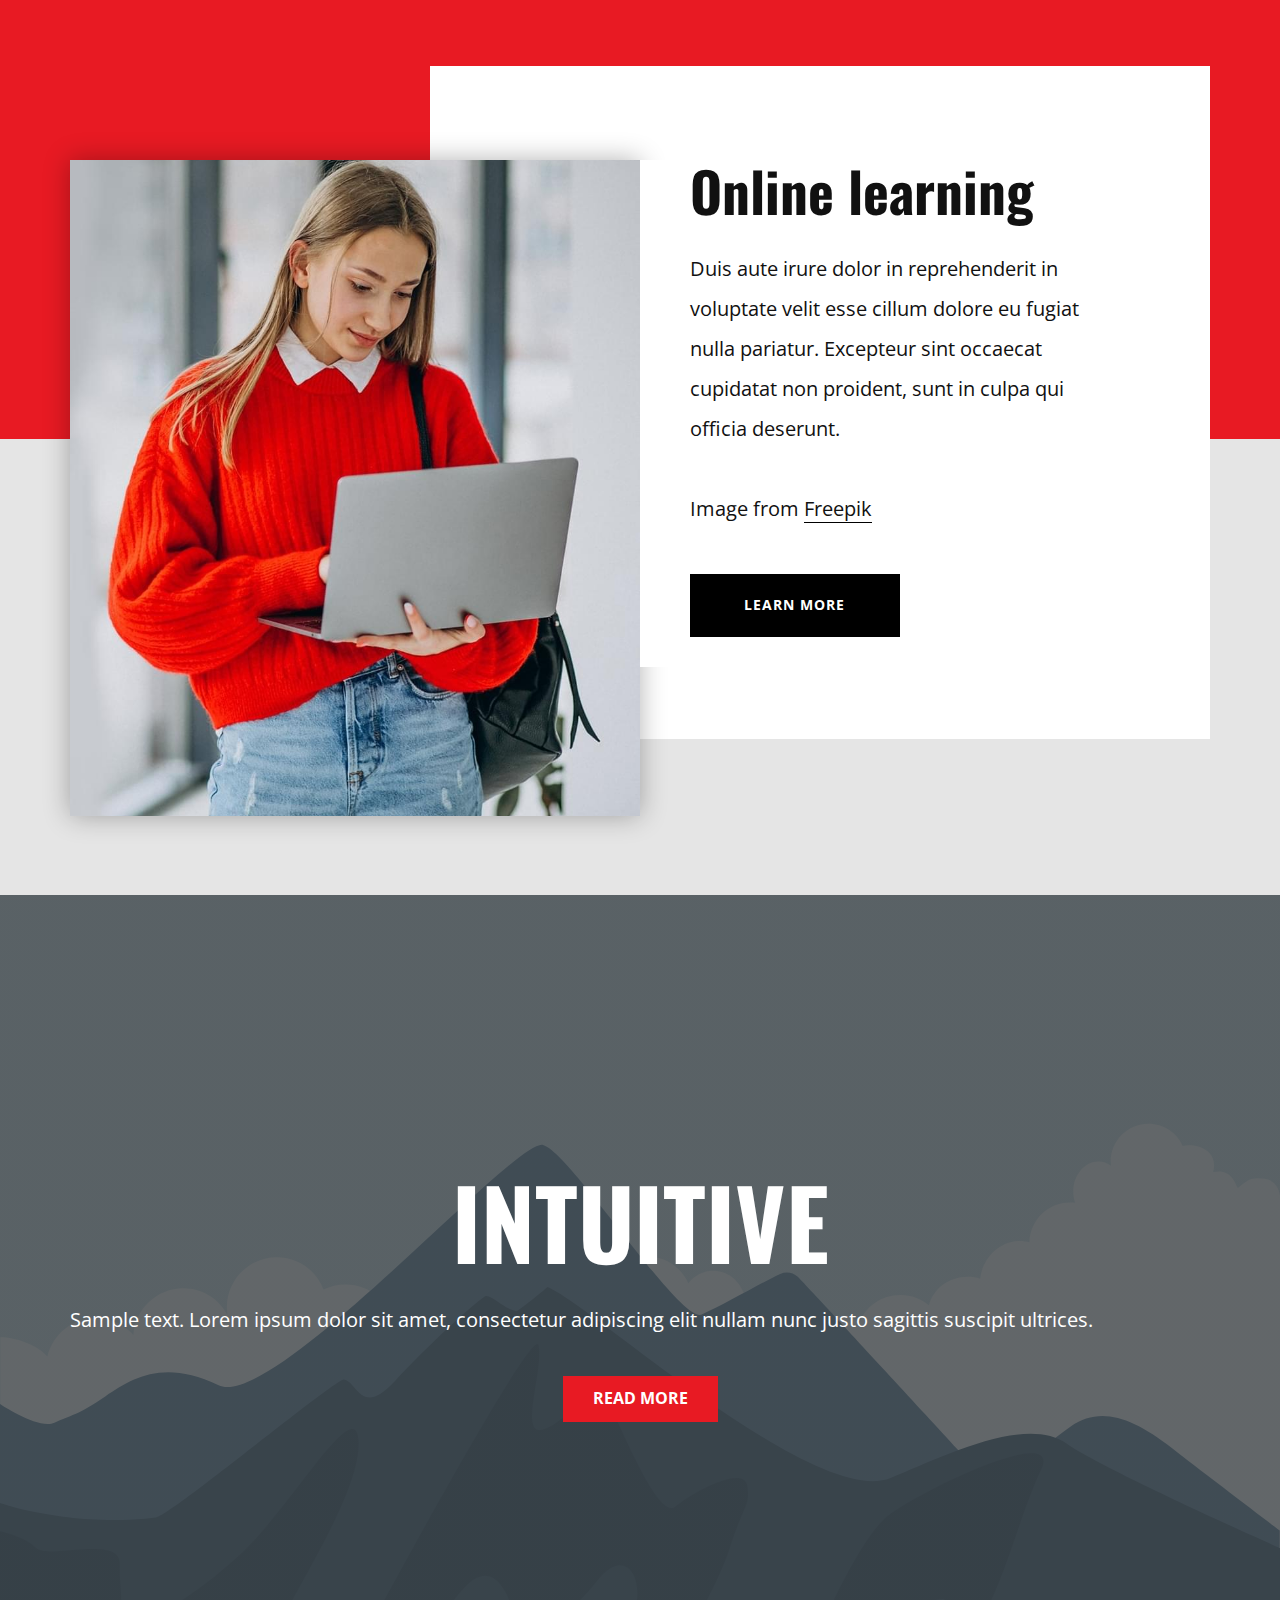
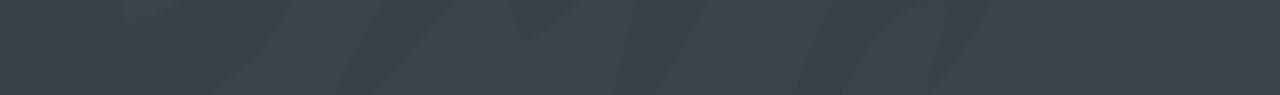
<file: 4/index.html>
<!DOCTYPE html>
<html style="font-size: 16px;" lang="en">
<head>
  <meta name="viewport" content="width=device-width, initial-scale=1.0">
  <meta charset="utf-8">
  <meta name="keywords" content="​Online learning">
  <meta name="description" content="">
  <title>Contact 1</title>
  <link rel="stylesheet" href="nicepage.css" media="screen">
  <link rel="stylesheet" href="index.css" media="screen">
  <script class="u-script" type="text/javascript" src="jquery-1.9.1.min.js" defer=""></script>
  <script class="u-script" type="text/javascript" src="nicepage.js" defer=""></script>
  <meta name="generator" content="Nicepage 6.16.8, nicepage.com">
  <link id="u-theme-google-font" rel="stylesheet"
    href="https://fonts.googleapis.com/css?family=Oswald:200,300,400,500,600,700|Open+Sans:300,300i,400,400i,500,500i,600,600i,700,700i,800,800i">
  <script type="application/ld+json">{
		"@context": "http://schema.org",
		"@type": "Organization",
		"name": ""
}</script>
  <meta name="theme-color" content="#478ac9">
  <meta property="og:title" content="Contact 1">
  <meta property="og:type" content="website">
  <meta data-intl-tel-input-cdn-path="intlTelInput/">
</head>

<body data-home-page="https://website6327229.nicepage.io/Contact-1.html?version=a3b698e1-52f4-bba3-a577-b1017c26c5f9"
  data-home-page-title="Contact 1" data-path-to-root="./" data-include-products="false" class="u-body u-xl-mode"
  data-lang="en">
  <section class="u-clearfix u-grey-10 u-section-2" id="sec-ac08">
    <div class="u-expanded-width u-palette-2-base u-shape u-shape-rectangle u-shape-1"></div>
    <div class="u-shape u-shape-rectangle u-white u-shape-2"></div>
    <img class="u-image u-image-1" src="images/rrr-min.jpg" data-image-width="871" data-image-height="1080">
    <div class="u-container-style u-group u-shape-rectangle u-white u-group-1">
      <div class="u-container-layout u-container-layout-1">
        <h2 class="u-text u-text-1"> Online learning</h2>
        <p class="u-text u-text-2">Duis aute irure dolor in reprehenderit in voluptate velit esse cillum dolore eu
          fugiat nulla pariatur. Excepteur sint occaecat cupidatat non proident, sunt in culpa qui officia deserunt.<br>
          <br>Image from <a href="https://www.freepik.com/photos/school"
            class="u-border-1 u-border-black u-border-no-left u-border-no-right u-border-no-top u-btn u-button-link u-button-style u-none u-text-active-palette-2-base u-text-body-color u-text-hover-palette-2-base u-btn-1"
            target="_blank">Freepik</a>
        </p>
        <a href="#"
          class="u-active-palette-5-dark-2 u-align-left u-black u-btn u-button-style u-hover-palette-5-dark-2 u-text-body-alt-color u-btn-2"
          data-animation-name="" data-animation-duration="0" data-animation-delay="0" data-animation-direction="">learn
          more</a>
      </div>
    </div>
  </section>
  <section class="u-align-center u-clearfix u-container-align-center u-image u-shading u-section-3" id="sec-bc5b">
    <div class="u-clearfix u-sheet u-valign-middle u-sheet-1">
      <h1 class="u-align-center u-text u-text-default u-title u-text-1">INTUITIVE</h1>
      <p class="u-align-center u-large-text u-text u-text-default u-text-variant u-text-2">Sample text. Lorem ipsum
        dolor sit amet, consectetur adipiscing elit nullam nunc justo sagittis suscipit ultrices.</p>
      <a href="#" class="u-align-center u-btn u-button-style u-palette-2-base u-btn-1">Read More</a>
    </div>
  </section>
</body>
</html>
</file>
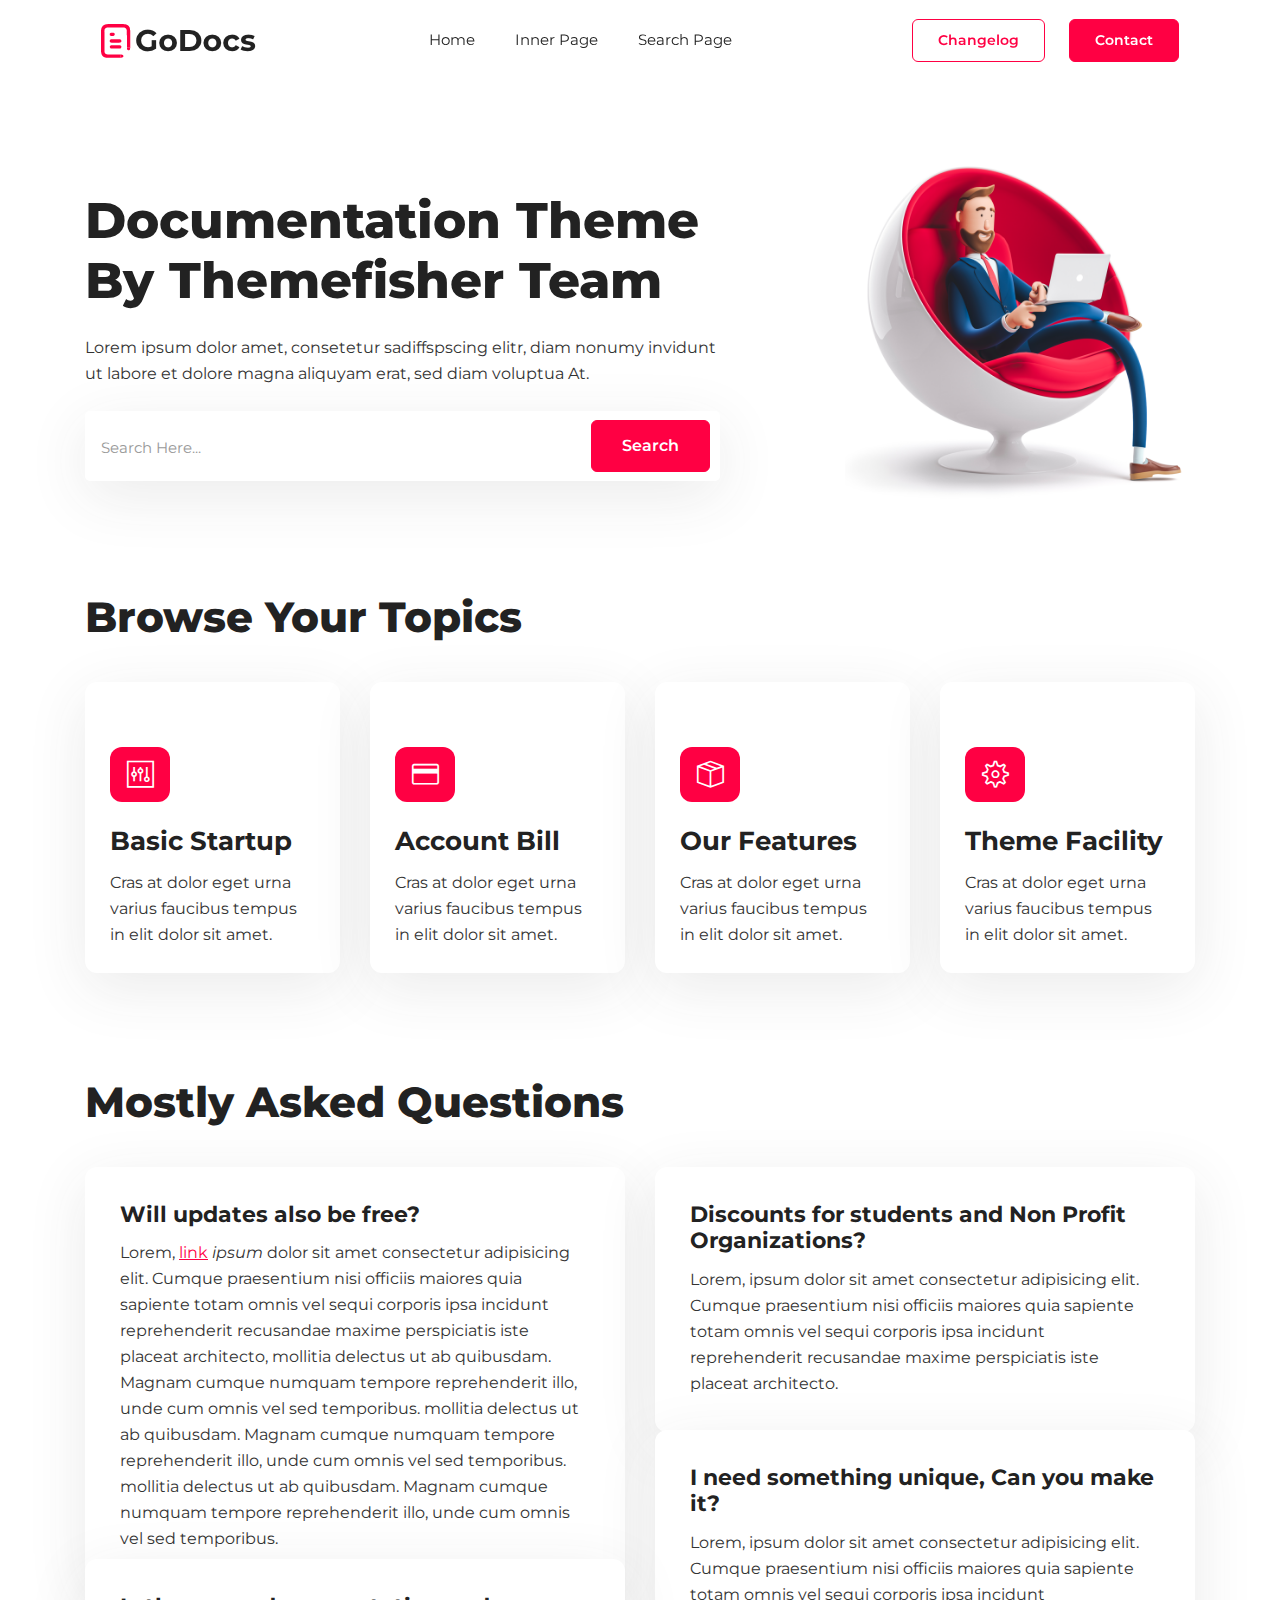
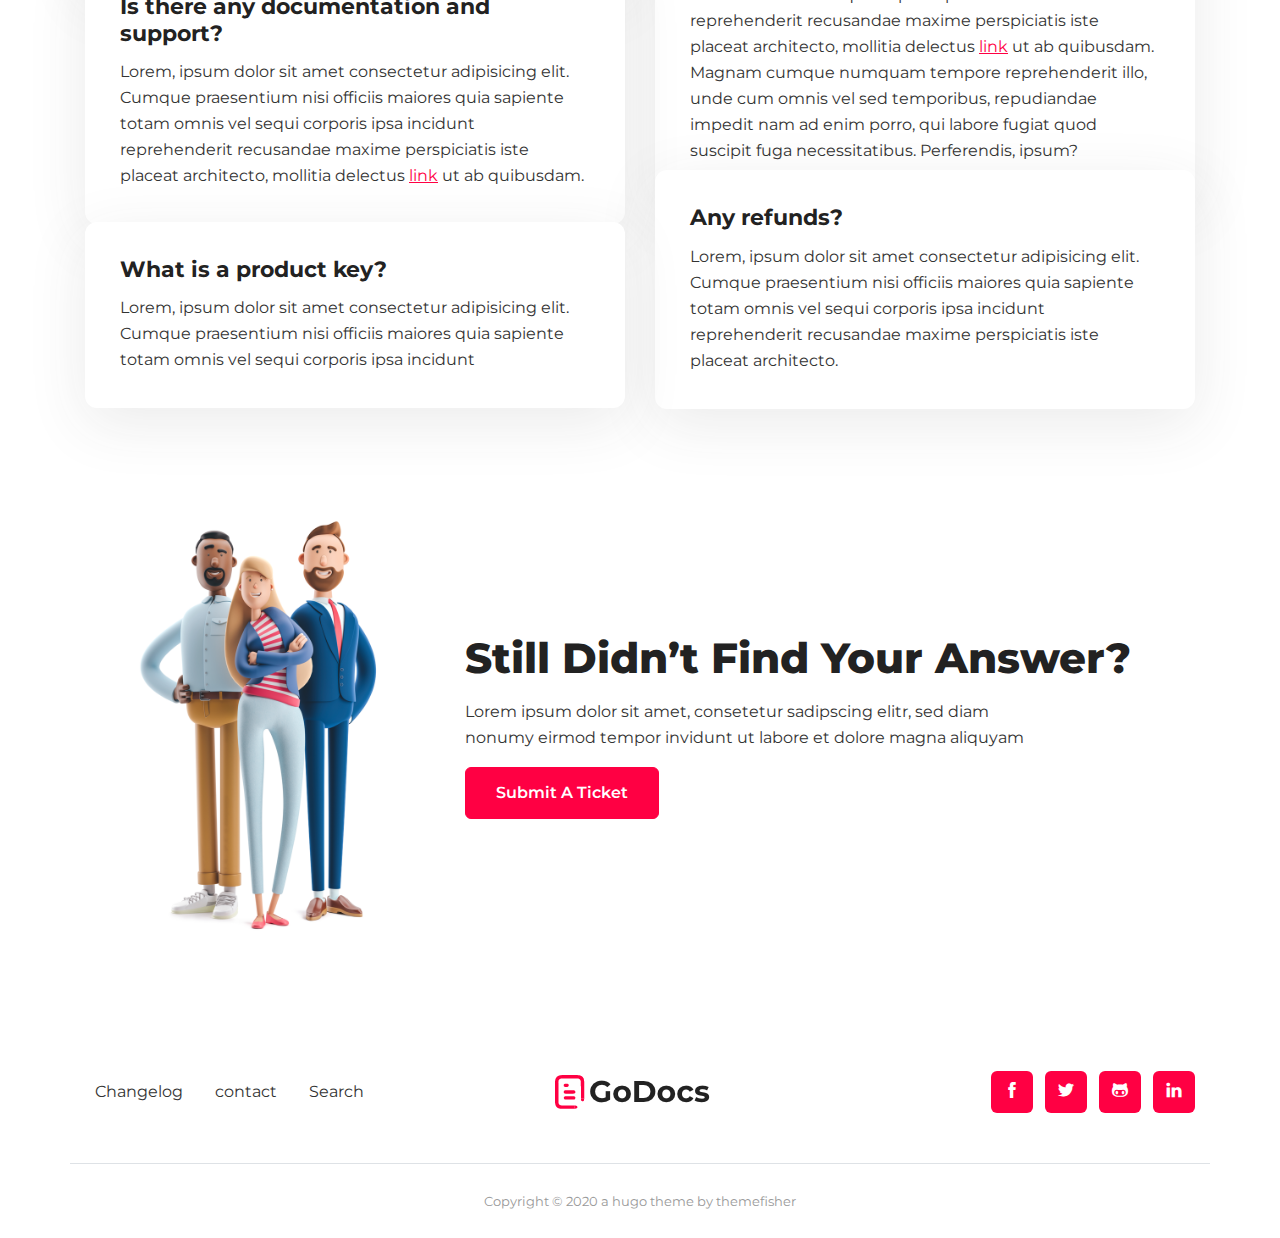
<file: 3 godocs-bootstrap-main/theme/index.html>
<!DOCTYPE html>

<!--
 // WEBSITE: https://themefisher.com
 // TWITTER: https://twitter.com/themefisher
 // FACEBOOK: https://www.facebook.com/themefisher
 // GITHUB: https://github.com/themefisher/
-->

<html lang="zxx">

<head>
  <meta charset="utf-8">
  <title>GoDocs documentation theme</title>

  <!-- mobile responsive meta -->
  <meta name="viewport" content="width=device-width, initial-scale=1, maximum-scale=1">
  
  <!-- theme meta -->
  <meta name="theme-name" content="godocs" />
  
  <!-- ** Plugins Needed for the Project ** -->
  <!-- plugins -->
  <link rel="stylesheet" href="plugins/bootstrap/bootstrap.min.css">
  <link rel="stylesheet" href="plugins/themify-icons/themify-icons.css">
  <!-- Main Stylesheet -->
  <link href="css/style.css" rel="stylesheet">
  
  <!--Favicon-->
  <link rel="shortcut icon" href="images/favicon.ico" type="image/x-icon">
  <link rel="icon" href="images/favicon.ico" type="image/x-icon">

</head>

<body>

<header class="sticky-top navigation">
  <div class=container>
    <nav class="navbar navbar-expand-lg navbar-light bg-transparent">
      <a class=navbar-brand href="index.html"><img class="img-fluid" src="images/logo.png" alt="godocs"></a>
      <button class="navbar-toggler border-0" type="button" data-toggle="collapse" data-target="#navigation">
        <i class="ti-align-right h4 text-dark"></i></button>
      <div class="collapse navbar-collapse text-center" id=navigation>
        <ul class="navbar-nav mx-auto align-items-center">
          <li class="nav-item"><a class="nav-link" href="index.html">Home</a></li>
          <li class="nav-item"><a class="nav-link" href="list.html">Inner Page</a></li>
          <li class="nav-item"><a class="nav-link" href="search.html">Search Page</a></li>
        </ul>
        <a href="changelog.html" class="btn btn-sm btn-outline-primary ml-lg-4">changelog</a>
        <a href="contact.html" class="btn btn-sm btn-primary ml-lg-4">contact</a>
      </div>
    </nav>
  </div>
</header>

<!-- banner -->
<section class="section pb-0">
  <div class="container">
    <div class="row justify-content-between align-items-center">
      <div class="col-lg-7 text-center text-lg-left">
        <h1 class="mb-4">Documentation Theme By Themefisher Team</h1>
        <p class="mb-4">Lorem ipsum dolor amet, consetetur sadiffspscing elitr, diam nonumy invidunt ut labore et dolore magna aliquyam erat, sed diam voluptua At.</p>
        <form class="search-wrapper" action="search.html">
          <input id="search-by" name="s" type="search" class="form-control form-control-lg"
            placeholder="Search Here...">
          <button type="submit" class="btn btn-primary">Search</button>
        </form>
      </div>
      <div class="col-lg-4 d-lg-block d-none">
        <img src="images/banner.jpg" alt="illustration" class="img-fluid">
      </div>
    </div>
  </div>
</section>
<!-- /banner -->

<!-- topics -->
<section class="section pb-0">
  <div class="container">
    <h2 class="section-title">Browse Your Topics</h2>
    <div class="row">
      <!-- topic -->
      <div class="col-lg-3 col-md-4 col-sm-6 mb-4">
        <div class="card match-height">
          <div class="card-body">
            <i class="card-icon ti-panel mb-4"></i>
            <h3 class="card-title h4">Basic Startup</h3>
            <p class="card-text">Cras at dolor eget urna varius faucibus tempus in elit dolor sit amet.</p>
            <a href="list.html" class="stretched-link"></a>
          </div>
        </div>
      </div>
      <!-- topic -->
      <div class="col-lg-3 col-md-4 col-sm-6 mb-4">
        <div class="card match-height">
          <div class="card-body">
            <i class="card-icon ti-credit-card mb-4"></i>
            <h3 class="card-title h4">Account Bill</h3>
            <p class="card-text">Cras at dolor eget urna varius faucibus tempus in elit dolor sit amet.</p>
            <a href="list.html" class="stretched-link"></a>
          </div>
        </div>
      </div>
      <!-- topic -->
      <div class="col-lg-3 col-md-4 col-sm-6 mb-4">
        <div class="card match-height">
          <div class="card-body">
            <i class="card-icon ti-package mb-4"></i>
            <h3 class="card-title h4">Our Features</h3>
            <p class="card-text">Cras at dolor eget urna varius faucibus tempus in elit dolor sit amet.</p>
            <a href="list.html" class="stretched-link"></a>
          </div>
        </div>
      </div>
      <!-- topic -->
      <div class="col-lg-3 col-md-4 col-sm-6 mb-4">
        <div class="card match-height">
          <div class="card-body">
            <i class="card-icon ti-settings mb-4"></i>
            <h3 class="card-title h4">Theme Facility</h3>
            <p class="card-text">Cras at dolor eget urna varius faucibus tempus in elit dolor sit amet.</p>
            <a href="list.html" class="stretched-link"></a>
          </div>
        </div>
      </div>
    </div>
  </div>
</section>
<!-- /topics -->

<!-- faq -->
<section class="section pb-0">
  <div class="container">
    <h2 class="section-title">Mostly Asked Questions</h2>
    <div class="row masonry-wrapper">
      <!-- faq item -->
      <div class="col-md-6 mb-4">
        <div class="card card-lg">
          <div class="card-body">
            <h3 class="card-title h5">Will updates also be free?</h3>
            <p class="card-text content">Lorem, <a href="https://examplesite.com">link</a> <em>ipsum</em> dolor sit amet consectetur adipisicing elit. Cumque praesentium nisi officiis maiores quia sapiente totam omnis vel sequi corporis ipsa incidunt reprehenderit recusandae maxime perspiciatis iste placeat architecto, mollitia delectus ut ab quibusdam. Magnam cumque numquam tempore reprehenderit illo, unde cum omnis vel sed temporibus. mollitia delectus ut ab quibusdam. Magnam cumque numquam tempore reprehenderit illo, unde cum
              omnis vel sed temporibus. mollitia delectus ut ab quibusdam. Magnam cumque numquam tempore reprehenderit
              illo, unde cum omnis vel sed temporibus.</p>
          </div>
        </div>
      </div>
      <!-- faq item -->
      <div class="col-md-6 mb-4">
        <div class="card card-lg">
          <div class="card-body">
            <h3 class="card-title h5">Discounts for students and Non Profit Organizations?</h3>
            <p class="card-text content">Lorem, ipsum dolor sit amet consectetur adipisicing elit. Cumque praesentium
              nisi officiis maiores quia sapiente totam omnis vel sequi corporis ipsa incidunt reprehenderit recusandae
              maxime perspiciatis iste placeat architecto.</p>
          </div>
        </div>
      </div>
      <!-- faq item -->
      <div class="col-md-6 mb-4">
        <div class="card card-lg">
          <div class="card-body">
            <h3 class="card-title h5">I need something unique, Can you make it?</h3>
            <p class="card-text content">Lorem, ipsum dolor sit amet consectetur adipisicing elit. Cumque praesentium
              nisi officiis maiores quia sapiente totam omnis vel sequi corporis ipsa incidunt reprehenderit recusandae
              maxime perspiciatis iste placeat architecto, mollitia delectus <a href="https://examplesite.com">link</a>
              ut ab quibusdam. Magnam cumque numquam tempore reprehenderit illo, unde cum omnis vel sed temporibus,
              repudiandae impedit nam ad enim porro, qui labore fugiat quod suscipit fuga necessitatibus. Perferendis,
              ipsum?</p>
          </div>
        </div>
      </div>
      <!-- faq item -->
      <div class="col-md-6 mb-4">
        <div class="card card-lg">
          <div class="card-body">
            <h3 class="card-title h5">Is there any documentation and support?</h3>
            <p class="card-text content">Lorem, ipsum dolor sit amet consectetur adipisicing elit. Cumque praesentium
              nisi officiis maiores quia sapiente totam omnis vel sequi corporis ipsa incidunt reprehenderit recusandae
              maxime perspiciatis iste placeat architecto, mollitia delectus <a href="https://examplesite.com">link</a>
              ut ab quibusdam.</p>
          </div>
        </div>
      </div>
      <!-- faq item -->
      <div class="col-md-6 mb-4">
        <div class="card card-lg">
          <div class="card-body">
            <h3 class="card-title h5">Any refunds?</h3>
            <p class="card-text content">Lorem, ipsum dolor sit amet consectetur adipisicing elit. Cumque praesentium
              nisi officiis maiores quia sapiente totam omnis vel sequi corporis ipsa incidunt reprehenderit recusandae
              maxime perspiciatis iste placeat architecto.</p>
          </div>
        </div>
      </div>
      <!-- faq item -->
      <div class="col-md-6 mb-4">
        <div class="card card-lg">
          <div class="card-body">
            <h3 class="card-title h5">What is a product key?</h3>
            <p class="card-text content">Lorem, ipsum dolor sit amet consectetur adipisicing elit. Cumque praesentium
              nisi officiis maiores quia sapiente totam omnis vel sequi corporis ipsa incidunt</p>
          </div>
        </div>
      </div>
    </div>
  </div>
</section>
<!-- /faq -->

<!-- call to action -->
<section class="section">
  <div class="container">
    <div class="row align-items-center">
      <div class="col-lg-4 text-center d-lg-block d-none">
        <img src="images/cta-illustration.jpg" class="img-fluid" alt="">
      </div>
      <div class="col-lg-8 text-lg-left text-center">
        <h2 class="mb-3">Still Didn&rsquo;t Find Your Answer?</h2>
        <p>Lorem ipsum dolor sit amet, consetetur sadipscing elitr, sed diam <br> nonumy eirmod tempor invidunt ut labore et dolore magna aliquyam</p>
        <a href="contact.html" class="btn btn-primary">Submit a ticket</a>
      </div>
    </div>
  </div>
</section>
<!-- /call to action -->

<footer>
  <div class="container">
    <div class="row align-items-center border-bottom py-5">
      <div class="col-lg-4">
        <ul class="list-inline footer-menu text-center text-lg-left">
          <li class="list-inline-item"><a href="changelog.html">Changelog</a></li>
          <li class="list-inline-item"><a href="contact.html">contact</a></li>
          <li class="list-inline-item"><a href="search.html">Search</a></li>
        </ul>
      </div>
      <div class="col-lg-4 text-center mb-4 mb-lg-0">
        <a class="navbar-brand" href="index.html">
          <img class="img-fluid" src="images/logo.png" alt="Hugo documentation theme">
        </a>
      </div>
      <div class="col-lg-4">
        <ul class="list-inline social-icons text-lg-right text-center">
          <li class="list-inline-item"><a href="#"><i class="ti-facebook"></i></a></li>
          <li class="list-inline-item"><a href="#"><i class="ti-twitter-alt"></i></a></li>
          <li class="list-inline-item"><a href="#"><i class="ti-github"></i></a></li>
          <li class="list-inline-item"><a href="#"><i class="ti-linkedin"></i></a></li>
        </ul>
      </div>
    </div>
    <div class="py-4 text-center">
      <small class="text-light">Copyright © 2020 a hugo theme by <a href="https://themefisher.com">themefisher</a></small>
    </div>
  </div>
</footer>

<!-- plugins -->
<script src="plugins/jQuery/jquery.min.js"></script>
<script src="plugins/bootstrap/bootstrap.min.js"></script>
<script src="plugins/masonry/masonry.min.js"></script>
<script src="plugins/clipboard/clipboard.min.js"></script>
<script src="plugins/match-height/jquery.matchHeight-min.js"></script>

<!-- Main Script -->
<script src="js/script.js"></script>

</body>
</html>
</file>
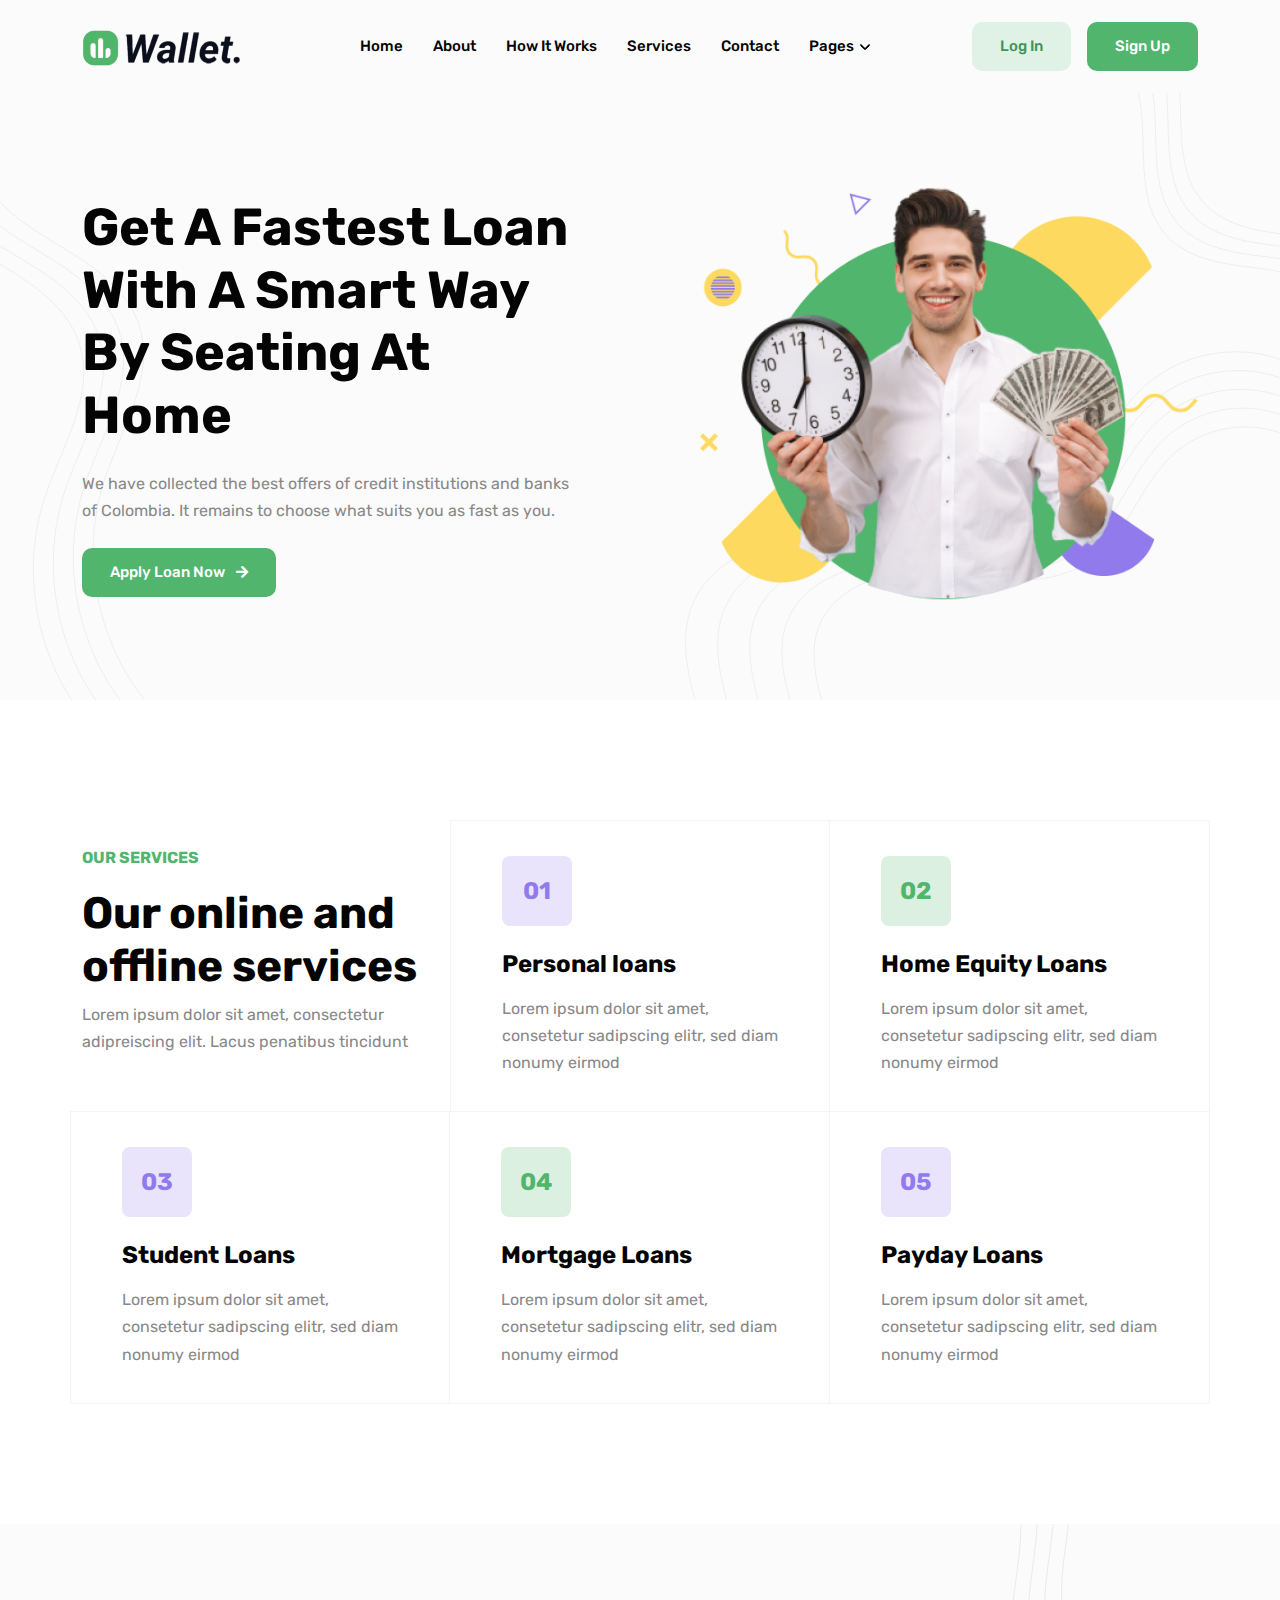
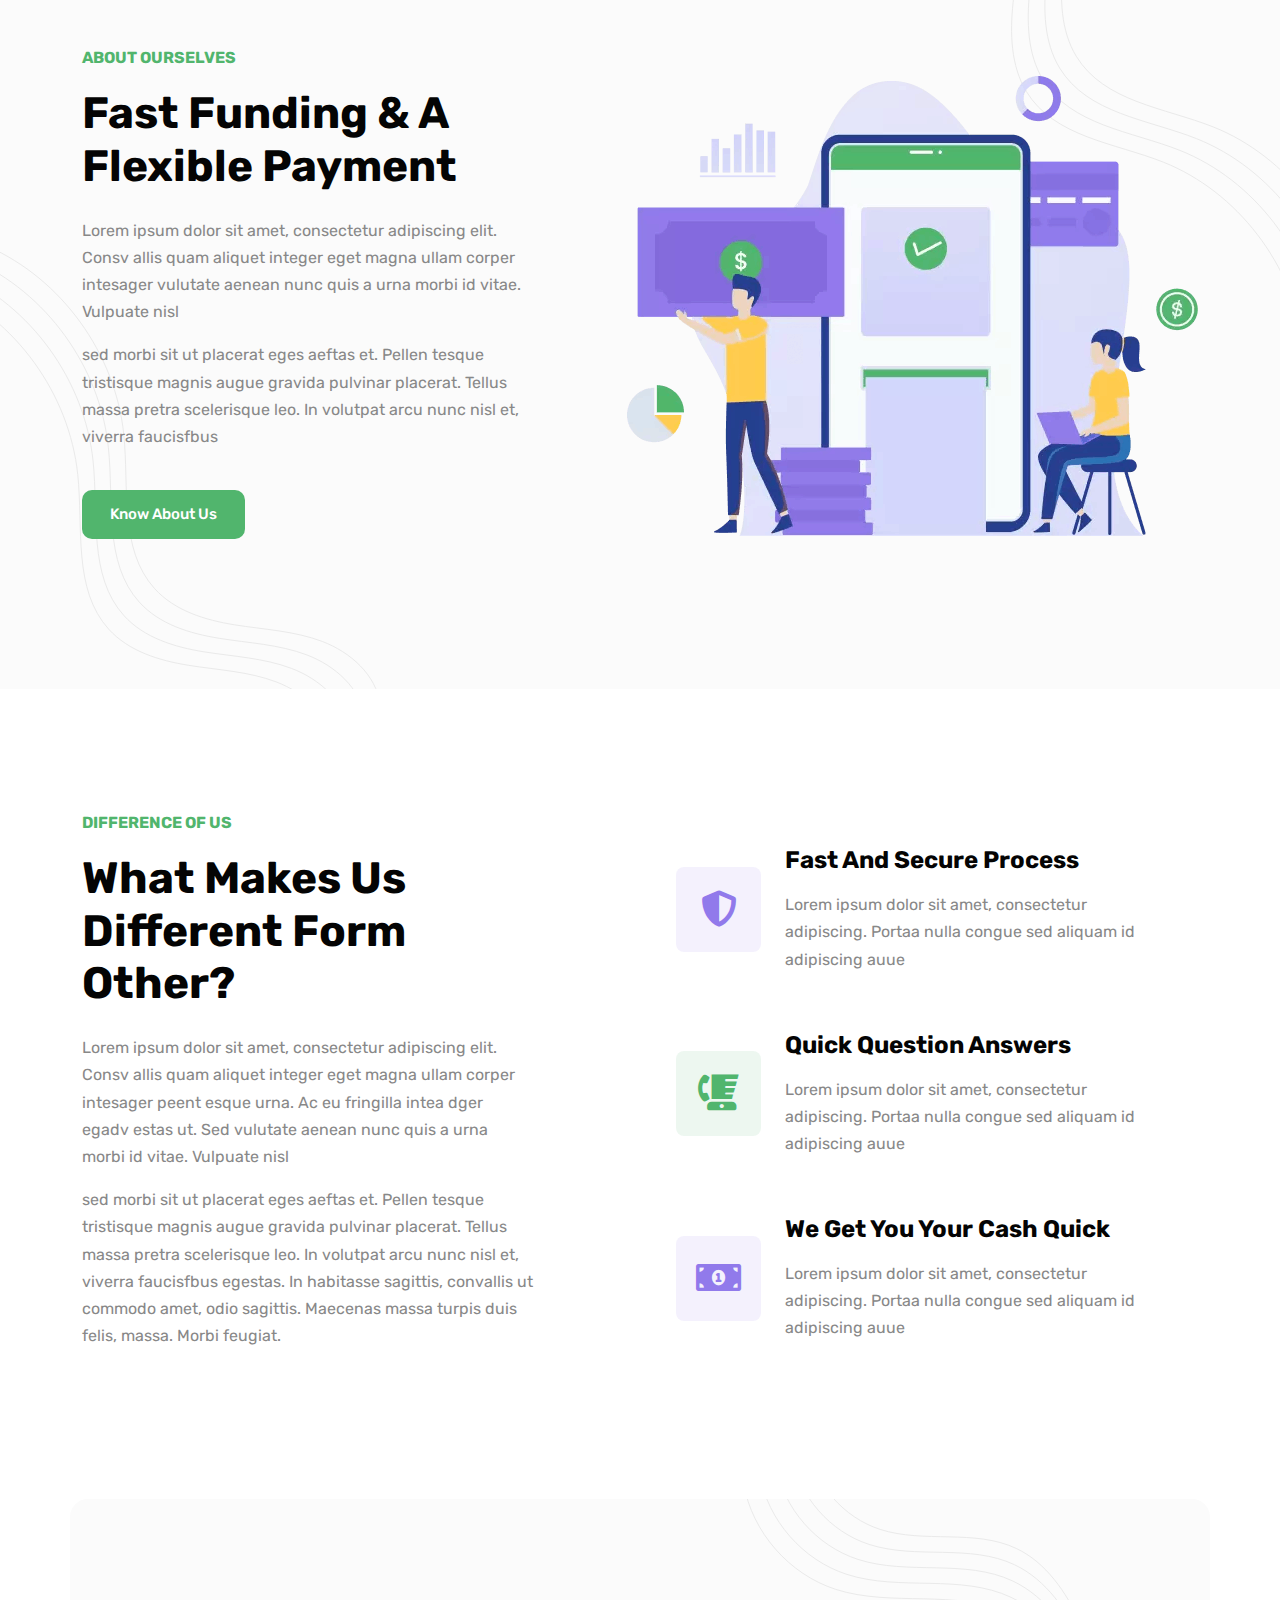
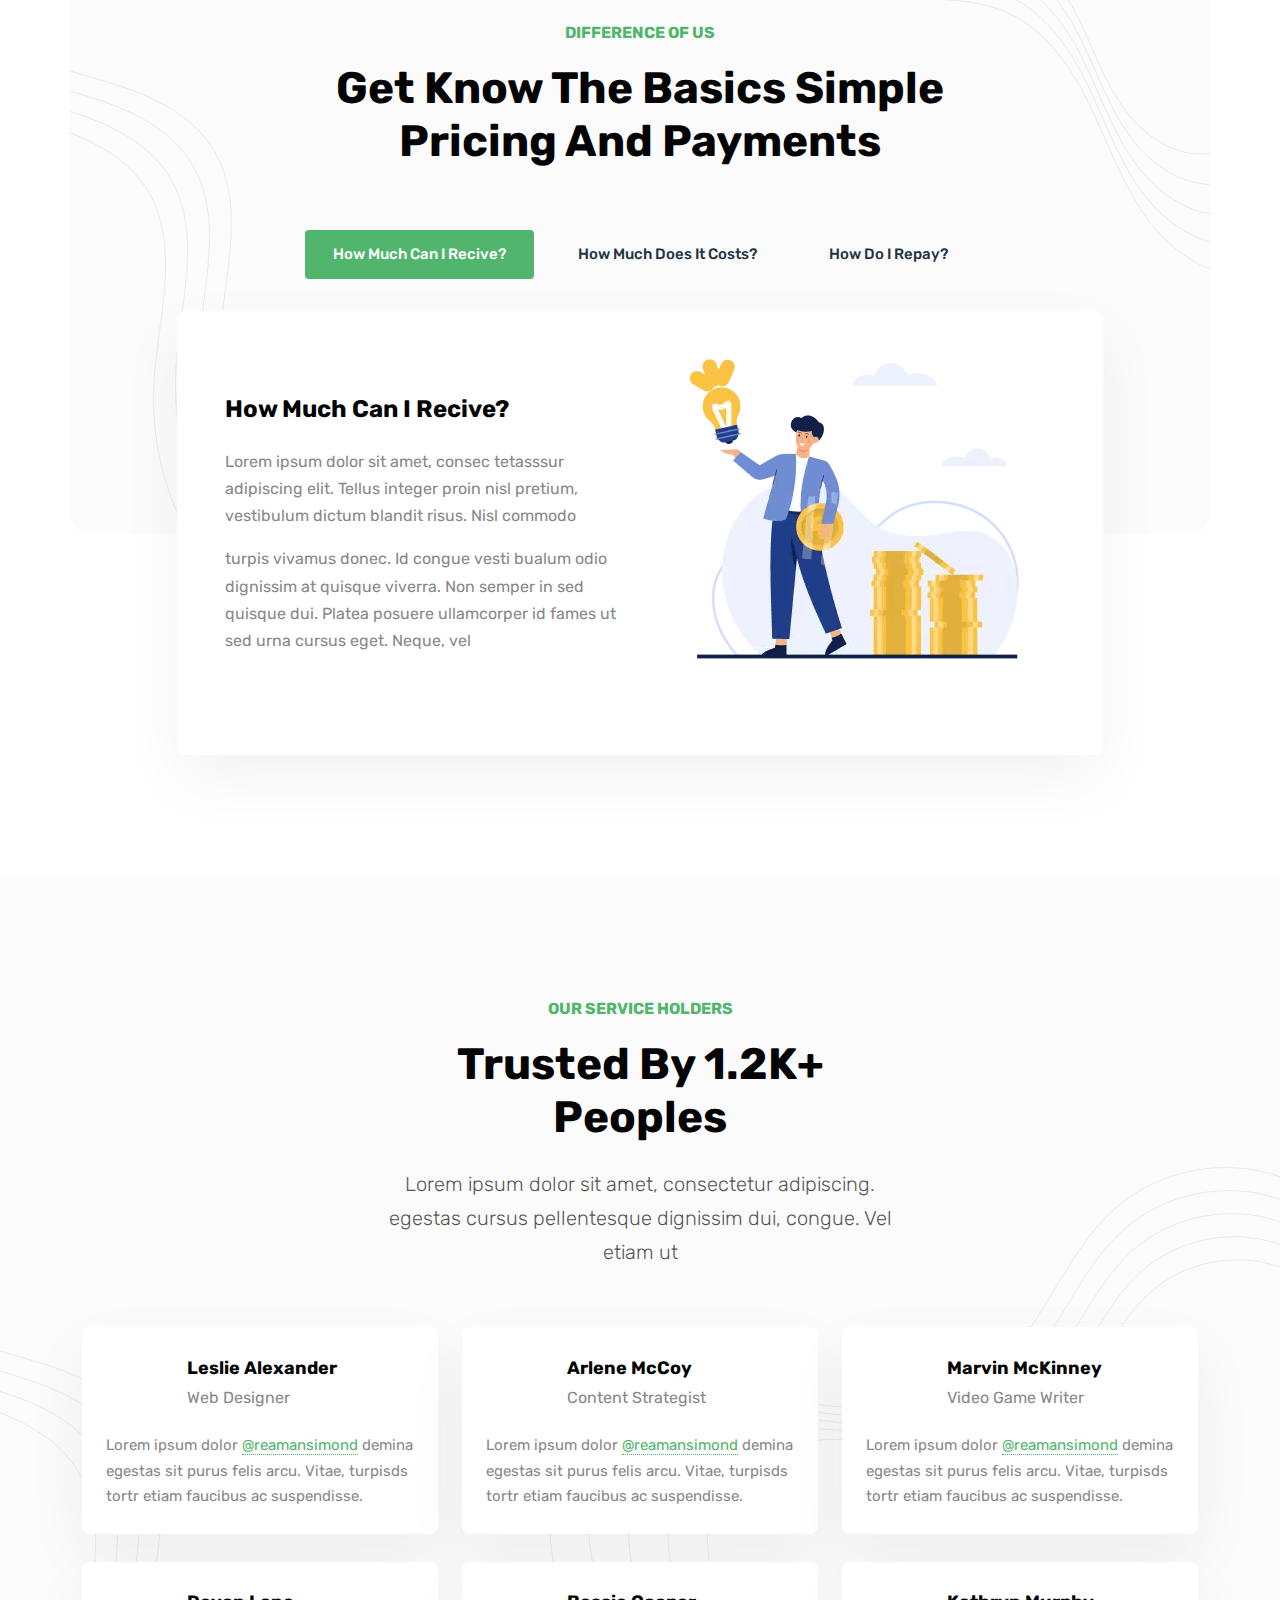
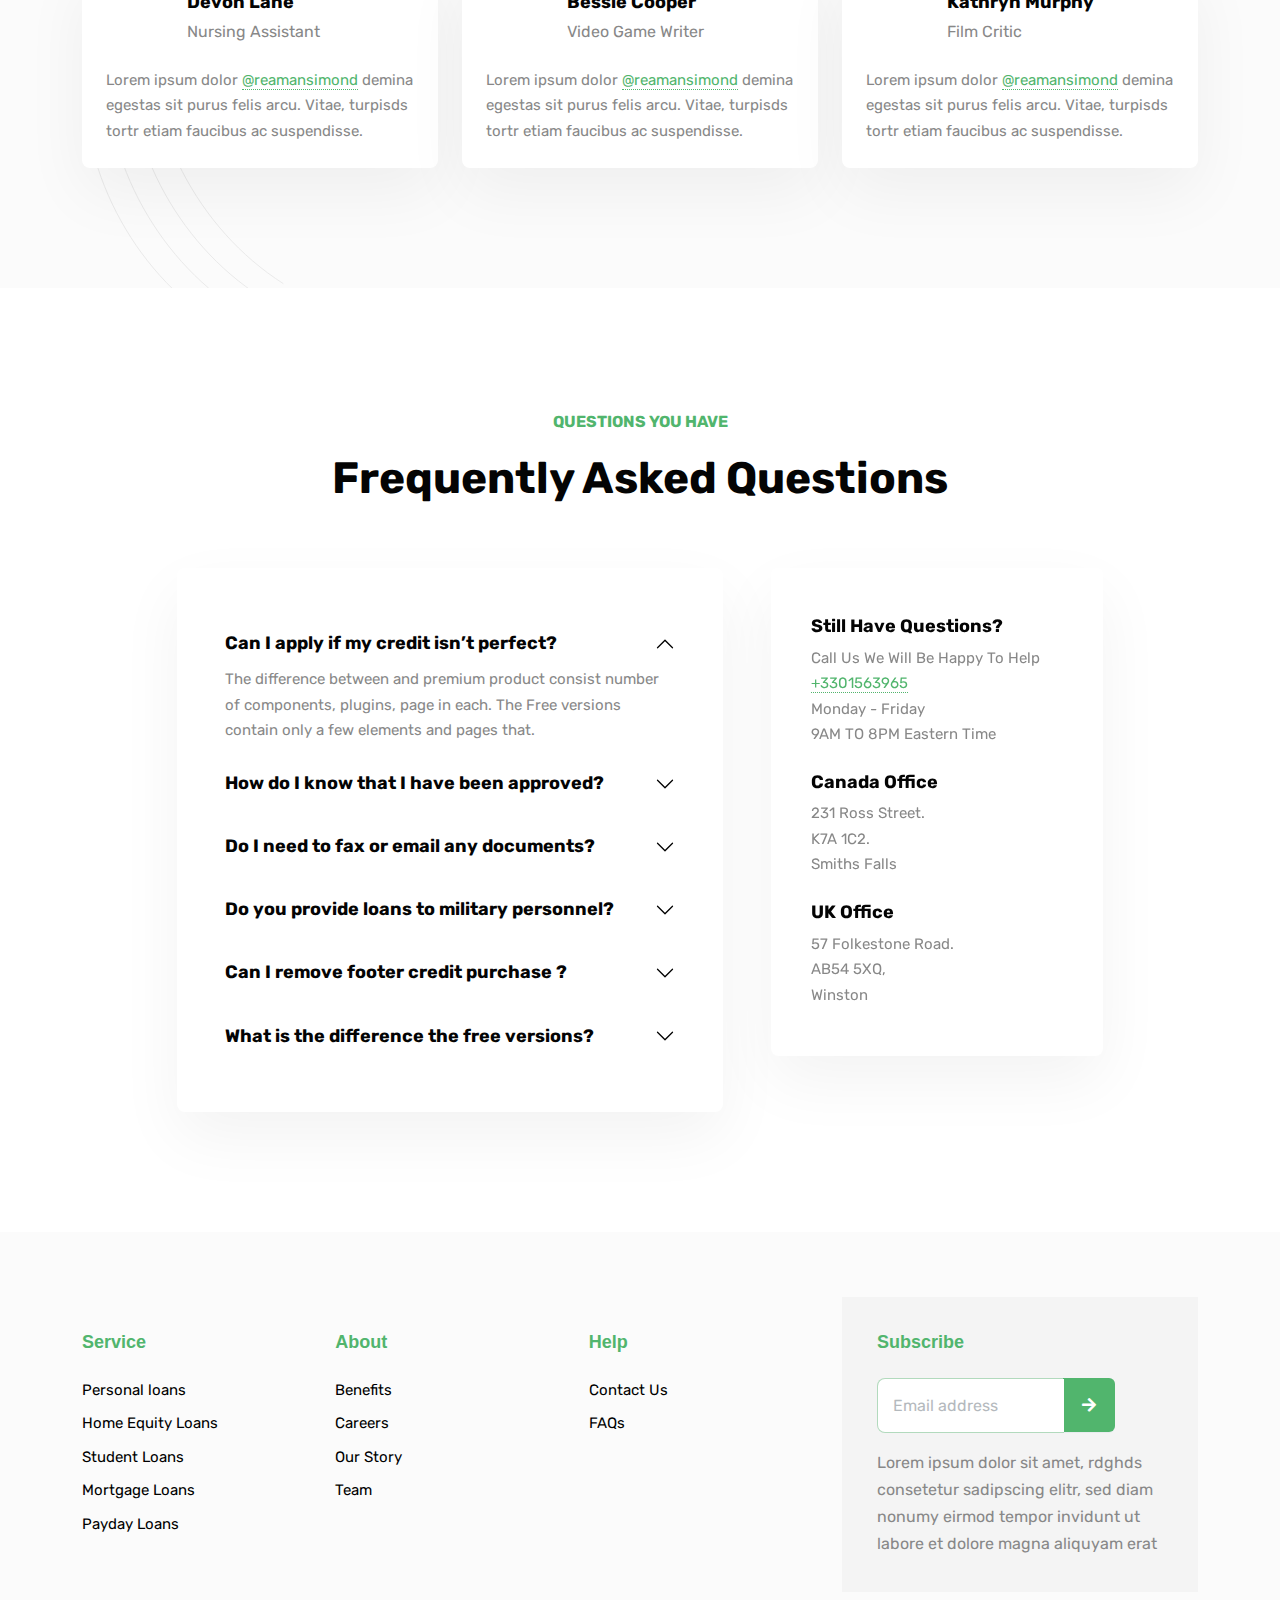
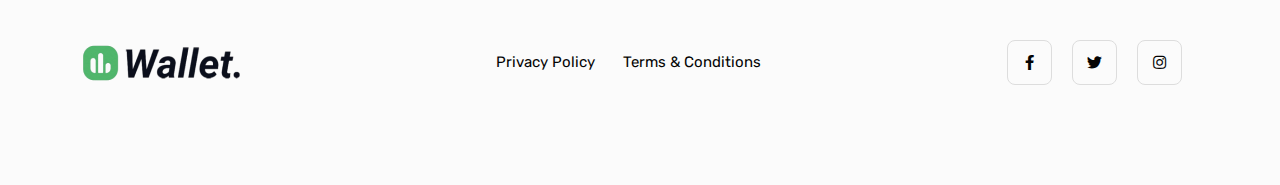
<file: 6 wallet-bootstrap-main/theme/index.html>
<!DOCTYPE html>

<!--
 // WEBSITE: https://themefisher.com
 // TWITTER: https://twitter.com/themefisher
 // FACEBOOK: https://www.facebook.com/themefisher
 // GITHUB: https://github.com/themefisher/
-->

<html lang="en-us">

<head>
	<meta charset="utf-8">
	<title>Wallet - Payday Loan Service Template</title>
	<meta name="viewport" content="width=device-width, initial-scale=1, maximum-scale=5">
	<meta name="description" content="This is meta description">
	<meta name="author" content="Themefisher">
	<link rel="shortcut icon" href="images/favicon.png" type="image/x-icon">
	<link rel="icon" href="images/favicon.png" type="image/x-icon">
  
  <!-- theme meta -->
  <meta name="theme-name" content="wallet" />

	<!-- # Google Fonts -->
	<link rel="preconnect" href="https://fonts.googleapis.com">
	<link rel="preconnect" href="https://fonts.gstatic.com" crossorigin>
	<link href="https://fonts.googleapis.com/css2?family=Rubik:wght@400;500;700&display=swap" rel="stylesheet">

	<!-- # CSS Plugins -->
	<link rel="stylesheet" href="plugins/slick/slick.css">
	<link rel="stylesheet" href="plugins/font-awesome/fontawesome.min.css">
	<link rel="stylesheet" href="plugins/font-awesome/brands.css">
	<link rel="stylesheet" href="plugins/font-awesome/solid.css">

	<!-- # Main Style Sheet -->
	<link rel="stylesheet" href="css/style.css">
</head>

<body>

<!-- navigation -->
<header class="navigation bg-tertiary">
	<nav class="navbar navbar-expand-xl navbar-light text-center py-3">
		<div class="container">
			<a class="navbar-brand" href="index.html">
				<img loading="prelaod" decoding="async" class="img-fluid" width="160" src="images/logo.png" alt="Wallet">
			</a>
			<button class="navbar-toggler" type="button" data-bs-toggle="collapse" data-bs-target="#navbarSupportedContent" aria-controls="navbarSupportedContent" aria-expanded="false" aria-label="Toggle navigation"> <span class="navbar-toggler-icon"></span>
			</button>
			<div class="collapse navbar-collapse" id="navbarSupportedContent">
				<ul class="navbar-nav mx-auto mb-2 mb-lg-0">
					<li class="nav-item"> <a class="nav-link" href="index.html">Home</a>
					</li>
					<li class="nav-item "> <a class="nav-link" href="about.html">About</a>
					</li>
					<li class="nav-item "> <a class="nav-link" href="how-it-works.html">How It Works</a>
					</li>
					<li class="nav-item "> <a class="nav-link" href="services.html">Services</a>
					</li>
					<li class="nav-item "> <a class="nav-link" href="contact.html">Contact</a>
					</li>
					<li class="nav-item dropdown"> <a class="nav-link dropdown-toggle" href="#" id="navbarDropdown" role="button" data-bs-toggle="dropdown" aria-expanded="false">Pages</a>
						<ul class="dropdown-menu" aria-labelledby="navbarDropdown">
							<li><a class="dropdown-item " href="blog.html">Blog</a>
							</li>
							<li><a class="dropdown-item " href="blog-details.html">Blog Details</a>
							</li>
							<li><a class="dropdown-item " href="service-details.html">Service Details</a>
							</li>
							<li><a class="dropdown-item " href="faq.html">FAQ&#39;s</a>
							</li>
							<li><a class="dropdown-item " href="legal.html">Legal</a>
							</li>
							<li><a class="dropdown-item " href="terms.html">Terms &amp; Condition</a>
							</li>
							<li><a class="dropdown-item " href="privacy-policy.html">Privacy &amp; Policy</a>
							</li>
						</ul>
					</li>
				</ul>
				<!-- account btn --> <a href="#!" class="btn btn-outline-primary">Log In</a>
				<!-- account btn --> <a href="#!" class="btn btn-primary ms-2 ms-lg-3">Sign Up</a>
			</div>
		</div>
	</nav>
</header>
<!-- /navigation -->

<div class="modal applyLoanModal fade" id="applyLoan" tabindex="-1" aria-labelledby="applyLoanLabel" aria-hidden="true">
  <div class="modal-dialog modal-dialog-centered">
    <div class="modal-content">
      <div class="modal-header border-bottom-0">
        <h4 class="modal-title" id="exampleModalLabel">How much do you need?</h4>
        <button type="button" class="btn-close" data-bs-dismiss="modal" aria-label="Close"></button>
      </div>
      <div class="modal-body">
        <form action="#!" method="post">
          <div class="row">
            <div class="col-lg-6 mb-4 pb-2">
              <div class="form-group">
                <label for="loan_amount" class="form-label">Amount</label>
                <input type="number" class="form-control shadow-none" id="loan_amount" placeholder="ex: 25000">
              </div>
            </div>
            <div class="col-lg-6 mb-4 pb-2">
              <div class="form-group">
                <label for="loan_how_long_for" class="form-label">How long for?</label>
                <input type="number" class="form-control shadow-none" id="loan_how_long_for" placeholder="ex: 12">
              </div>
            </div>
            <div class="col-lg-12 mb-4 pb-2">
              <div class="form-group">
                <label for="loan_repayment" class="form-label">Repayment</label>
                <input type="number" class="form-control shadow-none" id="loan_repayment" disabled>
              </div>
            </div>
            <div class="col-lg-6 mb-4 pb-2">
              <div class="form-group">
                <label for="loan_full_name" class="form-label">Full Name</label>
                <input type="text" class="form-control shadow-none" id="loan_full_name">
              </div>
            </div>
            <div class="col-lg-6 mb-4 pb-2">
              <div class="form-group">
                <label for="loan_email_address" class="form-label">Email address</label>
                <input type="email" class="form-control shadow-none" id="loan_email_address">
              </div>
            </div>
            <div class="col-lg-12">
              <button type="submit" class="btn btn-primary w-100">Get Your Loan Now</button>
            </div>
          </div>
        </form>
      </div>
    </div>
  </div>
</div>

<section class="banner bg-tertiary position-relative overflow-hidden">
  <div class="container">
    <div class="row align-items-center justify-content-center">
      <div class="col-lg-6 mb-5 mb-lg-0">
        <div class="block text-center text-lg-start pe-0 pe-xl-5">
          <h1 class="text-capitalize mb-4">get a fastest loan with a smart way by seating at home</h1>
          <p class="mb-4">We have collected the best offers of credit institutions and banks
            <br>of Colombia. It remains to choose what suits you as fast as you.</p> <a type="button"
            class="btn btn-primary" href="#" data-bs-toggle="modal" data-bs-target="#applyLoan">Apply
            Loan Now <span style="font-size: 14px;" class="ms-2 fas fa-arrow-right"></span></a>
        </div>
      </div>
      <div class="col-lg-6">
        <div class="ps-lg-5 text-center">
          <img loading="lazy" decoding="async"
            src="images/banner/banner.png"
            alt="banner image" class="w-100">
        </div>
      </div>
    </div>
  </div>
  <div class="has-shapes">
    <svg class="shape shape-left text-light" viewBox="0 0 192 752" fill="none" xmlns="http://www.w3.org/2000/svg">
      <path
        d="M-30.883 0C-41.3436 36.4248 -22.7145 75.8085 4.29154 102.398C31.2976 128.987 65.8677 146.199 97.6457 166.87C129.424 187.542 160.139 213.902 172.162 249.847C193.542 313.799 149.886 378.897 129.069 443.036C97.5623 540.079 122.109 653.229 191 728.495"
        stroke="currentColor" stroke-miterlimit="10" />
      <path
        d="M-55.5959 7.52271C-66.0565 43.9475 -47.4274 83.3312 -20.4214 109.92C6.58466 136.51 41.1549 153.722 72.9328 174.393C104.711 195.064 135.426 221.425 147.449 257.37C168.829 321.322 125.174 386.42 104.356 450.559C72.8494 547.601 97.3965 660.752 166.287 736.018"
        stroke="currentColor" stroke-miterlimit="10" />
      <path
        d="M-80.3302 15.0449C-90.7909 51.4697 -72.1617 90.8535 -45.1557 117.443C-18.1497 144.032 16.4205 161.244 48.1984 181.915C79.9763 202.587 110.691 228.947 122.715 264.892C144.095 328.844 100.439 393.942 79.622 458.081C48.115 555.123 72.6622 668.274 141.552 743.54"
        stroke="currentColor" stroke-miterlimit="10" />
      <path
        d="M-105.045 22.5676C-115.506 58.9924 -96.8766 98.3762 -69.8706 124.965C-42.8646 151.555 -8.29436 168.767 23.4835 189.438C55.2615 210.109 85.9766 236.469 98.0001 272.415C119.38 336.367 75.7243 401.464 54.9072 465.604C23.4002 562.646 47.9473 675.796 116.838 751.063"
        stroke="currentColor" stroke-miterlimit="10" />
    </svg>
    <svg class="shape shape-right text-light" viewBox="0 0 731 746" fill="none" xmlns="http://www.w3.org/2000/svg">
      <path
        d="M12.1794 745.14C1.80036 707.275 -5.75764 666.015 8.73984 629.537C27.748 581.745 80.4729 554.968 131.538 548.843C182.604 542.703 234.032 552.841 285.323 556.748C336.615 560.64 391.543 557.276 433.828 527.964C492.452 487.323 511.701 408.123 564.607 360.255C608.718 320.353 675.307 307.183 731.29 327.323"
        stroke="currentColor" stroke-miterlimit="10" />
      <path
        d="M51.0253 745.14C41.2045 709.326 34.0538 670.284 47.7668 635.783C65.7491 590.571 115.623 565.242 163.928 559.449C212.248 553.641 260.884 563.235 309.4 566.931C357.916 570.627 409.887 567.429 449.879 539.701C505.35 501.247 523.543 426.331 573.598 381.059C615.326 343.314 678.324 330.853 731.275 349.906"
        stroke="currentColor" stroke-miterlimit="10" />
      <path
        d="M89.8715 745.14C80.6239 711.363 73.8654 674.568 86.8091 642.028C103.766 599.396 150.788 575.515 196.347 570.054C241.906 564.578 287.767 573.629 333.523 577.099C379.278 580.584 428.277 577.567 465.976 551.423C518.279 515.172 535.431 444.525 582.62 401.832C621.964 366.229 681.356 354.493 731.291 372.46"
        stroke="currentColor" stroke-miterlimit="10" />
      <path
        d="M128.718 745.14C120.029 713.414 113.678 678.838 125.837 648.274C141.768 608.221 185.939 585.788 228.737 580.659C271.536 575.515 314.621 584.008 357.6 587.282C400.58 590.556 446.607 587.719 482.028 563.16C531.163 529.111 547.275 462.733 591.612 422.635C628.572 389.19 684.375 378.162 731.276 395.043"
        stroke="currentColor" stroke-miterlimit="10" />
      <path
        d="M167.564 745.14C159.432 715.451 153.504 683.107 164.863 654.519C179.753 617.046 221.088 596.062 261.126 591.265C301.164 586.452 341.473 594.402 381.677 597.465C421.88 600.527 464.95 597.872 498.094 574.896C544.061 543.035 559.146 480.942 600.617 443.423C635.194 412.135 687.406 401.817 731.276 417.612"
        stroke="currentColor" stroke-miterlimit="10" />
      <path
        d="M817.266 289.466C813.108 259.989 787.151 237.697 759.261 227.271C731.372 216.846 701.077 215.553 671.666 210.904C642.254 206.24 611.795 197.156 591.664 175.224C555.853 136.189 566.345 75.5336 560.763 22.8649C552.302 -56.8256 498.487 -130.133 425 -162.081"
        stroke="currentColor" stroke-miterlimit="10" />
      <path
        d="M832.584 276.159C828.427 246.683 802.469 224.391 774.58 213.965C746.69 203.539 716.395 202.246 686.984 197.598C657.573 192.934 627.114 183.85 606.982 161.918C571.172 122.883 581.663 62.2275 576.082 9.55873C567.62 -70.1318 513.806 -143.439 440.318 -175.387"
        stroke="currentColor" stroke-miterlimit="10" />
      <path
        d="M847.904 262.853C843.747 233.376 817.789 211.084 789.9 200.659C762.011 190.233 731.716 188.94 702.304 184.292C672.893 179.627 642.434 170.544 622.303 148.612C586.492 109.577 596.983 48.9211 591.402 -3.74766C582.94 -83.4382 529.126 -156.746 455.638 -188.694"
        stroke="currentColor" stroke-miterlimit="10" />
      <path
        d="M863.24 249.547C859.083 220.07 833.125 197.778 805.236 187.353C777.347 176.927 747.051 175.634 717.64 170.986C688.229 166.321 657.77 157.237 637.639 135.306C601.828 96.2707 612.319 35.6149 606.738 -17.0538C598.276 -96.7443 544.462 -170.052 470.974 -202"
        stroke="currentColor" stroke-miterlimit="10" />
    </svg>
  </div>
</section>

<section class="section">
  <div class="container">
    <div class="row">
      <div class="col-lg-4 col-md-6">
        <div class="section-title pt-4">
          <p class="text-primary text-uppercase fw-bold mb-3">Our Services</p>
          <h1>Our online and offline services</h1>
          <p>Lorem ipsum dolor sit amet, consectetur adipreiscing elit. Lacus penatibus tincidunt</p>
        </div>
      </div>
      <div class="col-lg-4 col-md-6 service-item">
        <a class="text-black" href="service-details.html">
          <div class="block"> <span class="colored-box text-center h3 mb-4">01</span>
            <h3 class="mb-3 service-title">Personal loans</h3>
            <p class="mb-0 service-description">Lorem ipsum dolor sit amet, consetetur sadipscing elitr, sed diam nonumy
              eirmod</p>
          </div>
        </a>
      </div>
      <div class="col-lg-4 col-md-6 service-item">
        <a class="text-black" href="service-details.html">
          <div class="block"> <span class="colored-box text-center h3 mb-4">02</span>
            <h3 class="mb-3 service-title">Home Equity Loans</h3>
            <p class="mb-0 service-description">Lorem ipsum dolor sit amet, consetetur sadipscing elitr, sed diam nonumy
              eirmod</p>
          </div>
        </a>
      </div>
      <div class="col-lg-4 col-md-6 service-item">
        <a class="text-black" href="service-details.html">
          <div class="block"> <span class="colored-box text-center h3 mb-4">


              03

            </span>
            <h3 class="mb-3 service-title">Student Loans</h3>
            <p class="mb-0 service-description">Lorem ipsum dolor sit amet, consetetur sadipscing elitr, sed diam nonumy
              eirmod</p>
          </div>
        </a>
      </div>
      <div class="col-lg-4 col-md-6 service-item">
        <a class="text-black" href="service-details.html">
          <div class="block"> <span class="colored-box text-center h3 mb-4">


              04

            </span>
            <h3 class="mb-3 service-title">Mortgage Loans</h3>
            <p class="mb-0 service-description">Lorem ipsum dolor sit amet, consetetur sadipscing elitr, sed diam nonumy
              eirmod</p>
          </div>
        </a>
      </div>
      <div class="col-lg-4 col-md-6 service-item">
        <a class="text-black" href="service-details.html">
          <div class="block"> <span class="colored-box text-center h3 mb-4">


              05

            </span>
            <h3 class="mb-3 service-title">Payday Loans</h3>
            <p class="mb-0 service-description">Lorem ipsum dolor sit amet, consetetur sadipscing elitr, sed diam nonumy
              eirmod</p>
          </div>
        </a>
      </div>
    </div>
  </div>
</section>

<section class="about-section section bg-tertiary position-relative overflow-hidden">
  <div class="container">
    <div class="row align-items-center">
      <div class="col-lg-5">
        <div class="section-title">
          <p class="text-primary text-uppercase fw-bold mb-3">About Ourselves</p>
          <h1>Fast Funding &amp; A Flexible Payment</h1>
          <p class="lead mb-0 mt-4">
            <p>Lorem ipsum dolor sit amet, consectetur adipiscing elit. Consv allis quam aliquet integer eget magna
              ullam corper intesager vulutate aenean nunc quis a urna morbi id vitae. Vulpuate nisl</p>
            <p>sed morbi sit ut placerat eges aeftas et. Pellen tesque tristisque magnis augue gravida pulvinar
              placerat. Tellus massa pretra scelerisque leo. In volutpat arcu nunc nisl et, viverra faucisfbus</p>
          </p> <a class="btn btn-primary mt-4" href="about.html">Know About Us</a>
        </div>
      </div>
      <div class="col-lg-7 text-center text-lg-end">
        <img loading="lazy" decoding="async" src="images/about-us.png" alt="About Ourselves" class="img-fluid">
      </div>
    </div>
  </div>
  <div class="has-shapes">
    <svg class="shape shape-left text-light" width="381" height="443" viewBox="0 0 381 443" fill="none"
      xmlns="http://www.w3.org/2000/svg">
      <path
        d="M334.266 499.007C330.108 469.108 304.151 446.496 276.261 435.921C248.372 425.346 218.077 424.035 188.666 419.32C159.254 414.589 128.795 405.375 108.664 383.129C72.8533 343.535 83.3445 282.01 77.7634 228.587C69.3017 147.754 15.4873 73.3967 -58.0001 40.9907"
        stroke="currentColor" stroke-miterlimit="10" />
      <path
        d="M349.584 485.51C345.427 455.611 319.469 433 291.58 422.425C263.69 411.85 233.395 410.538 203.984 405.823C174.573 401.092 144.114 391.878 123.982 369.632C88.1716 330.038 98.6628 268.513 93.0817 215.09C84.62 134.258 30.8056 59.8999 -42.6819 27.494"
        stroke="currentColor" stroke-miterlimit="10" />
      <path
        d="M364.904 472.013C360.747 442.114 334.789 419.503 306.9 408.928C279.011 398.352 248.716 397.041 219.304 392.326C189.893 387.595 159.434 378.381 139.303 356.135C103.492 316.541 113.983 255.016 108.402 201.593C99.9403 120.76 46.1259 46.4028 -27.3616 13.9969"
        stroke="currentColor" stroke-miterlimit="10" />
      <path
        d="M380.24 458.516C376.083 428.617 350.125 406.006 322.236 395.431C294.347 384.856 264.051 383.544 234.64 378.829C205.229 374.098 174.77 364.884 154.639 342.638C118.828 303.044 129.319 241.519 123.738 188.096C115.276 107.264 61.4619 32.906 -12.0255 0.500103"
        stroke="currentColor" stroke-miterlimit="10" />
    </svg>
    <svg class="shape shape-right text-light" width="406" height="433" viewBox="0 0 406 433" fill="none"
      xmlns="http://www.w3.org/2000/svg">
      <path
        d="M101.974 -86.77C128.962 -74.8992 143.467 -43.2447 146.175 -12.7857C148.883 17.6734 142.273 48.1263 139.087 78.5816C135.916 109.041 136.681 141.702 152.351 167.47C180.247 213.314 240.712 218.81 289.413 238.184C363.095 267.516 418.962 340.253 430.36 421.687"
        stroke="currentColor" stroke-miterlimit="10" />
      <path
        d="M118.607 -98.5031C145.596 -86.6323 160.101 -54.9778 162.809 -24.5188C165.517 5.94031 158.907 36.3933 155.72 66.8486C152.549 97.3082 153.314 129.969 168.985 155.737C196.881 201.581 257.346 207.077 306.047 226.451C379.729 255.783 435.596 328.52 446.994 409.954"
        stroke="currentColor" stroke-miterlimit="10" />
      <path
        d="M135.241 -110.238C162.23 -98.3675 176.735 -66.7131 179.443 -36.254C182.151 -5.79492 175.541 24.6581 172.354 55.1134C169.183 85.573 169.948 118.234 185.619 144.002C213.515 189.846 273.98 195.342 322.681 214.716C396.363 244.048 452.23 316.785 463.627 398.219"
        stroke="currentColor" stroke-miterlimit="10" />
      <path
        d="M151.879 -121.989C178.867 -110.118 193.373 -78.4638 196.081 -48.0047C198.789 -17.5457 192.179 12.9074 188.992 43.3627C185.821 73.8223 186.586 106.483 202.256 132.251C230.153 178.095 290.618 183.591 339.318 202.965C413.001 232.297 468.867 305.034 480.265 386.468"
        stroke="currentColor" stroke-miterlimit="10" />
    </svg>
  </div>
</section>

<section class="section">
  <div class="container">
    <div class="row align-items-center justify-content-between">
      <div class="col-lg-5">
        <div class="section-title">
          <p class="text-primary text-uppercase fw-bold mb-3">Difference Of Us</p>
          <h1>What Makes Us <br> Different Form Other?</h1>
          <div class="content mb-0 mt-4">
            <p>Lorem ipsum dolor sit amet, consectetur adipiscing elit. Consv allis quam aliquet integer eget magna
              ullam corper intesager peent esque urna. Ac eu fringilla intea dger egadv estas ut. Sed vulutate aenean
              nunc quis a urna morbi id vitae. Vulpuate nisl</p>
            <p>sed morbi sit ut placerat eges aeftas et. Pellen tesque tristisque magnis augue gravida pulvinar
              placerat. Tellus massa pretra scelerisque leo. In volutpat arcu nunc nisl et, viverra faucisfbus egestas.
              In habitasse sagittis, convallis ut commodo amet, odio sagittis. Maecenas massa turpis duis felis, massa.
              Morbi feugiat.</p>
          </div>
        </div>
      </div>
      <div class="col-lg-6">
        <div class="difference-of-us-item p-3 rounded mr-0 me-lg-4">
          <div class="d-block d-sm-flex align-items-center m-2">
            <div class="icon me-4 mb-4 mb-sm-0"> <i class="fas fa-shield-alt mt-4" style="font-size:36px"></i>
            </div>
            <div class="block">
              <h3 class="mb-3">Fast And Secure Process</h3>
              <p class="mb-0">Lorem ipsum dolor sit amet, consectetur adipiscing. Portaa nulla congue sed aliquam id
                adipiscing auue</p>
            </div>
          </div>
        </div>
        <div class="difference-of-us-item p-3 rounded mr-0 me-lg-4">
          <div class="d-block d-sm-flex align-items-center m-2">
            <div class="icon me-4 mb-4 mb-sm-0"> <i class="fas fa-blender-phone mt-4" style="font-size:36px"></i>
            </div>
            <div class="block">
              <h3 class="mb-3">Quick Question Answers</h3>
              <p class="mb-0">Lorem ipsum dolor sit amet, consectetur adipiscing. Portaa nulla congue sed aliquam id
                adipiscing auue</p>
            </div>
          </div>
        </div>
        <div class="difference-of-us-item p-3 rounded mr-0 me-lg-4">
          <div class="d-block d-sm-flex align-items-center m-2">
            <div class="icon me-4 mb-4 mb-sm-0"> <i class="fas fa-money-bill-alt mt-4" style="font-size:36px"></i>
            </div>
            <div class="block">
              <h3 class="mb-3">We Get You Your Cash Quick</h3>
              <p class="mb-0">Lorem ipsum dolor sit amet, consectetur adipiscing. Portaa nulla congue sed aliquam id
                adipiscing auue</p>
            </div>
          </div>
        </div>
      </div>
    </div>
  </div>
</section>

<section class="homepage_tab position-relative">
  <div class="section container">
    <div class="row justify-content-center">
      <div class="col-lg-8 mb-4">
        <div class="section-title text-center">
          <p class="text-primary text-uppercase fw-bold mb-3">Difference Of Us</p>
          <h1>Get Know The Basics Simple Pricing And Payments</h1>
        </div>
      </div>
      <div class="col-lg-10">
        <ul class="payment_info_tab nav nav-pills justify-content-center mb-4" id="pills-tab" role="tablist">
          <li class="nav-item m-2" role="presentation"> <a
              class="nav-link btn btn-outline-primary effect-none text-dark active" id="pills-how-much-can-i-recive-tab"
              data-bs-toggle="pill" href="#pills-how-much-can-i-recive" role="tab"
              aria-controls="pills-how-much-can-i-recive" aria-selected="true">How Much Can I Recive?</a>
          </li>
          <li class="nav-item m-2" role="presentation"> <a
              class="nav-link btn btn-outline-primary effect-none text-dark " id="pills-how-much-does-it-costs-tab"
              data-bs-toggle="pill" href="#pills-how-much-does-it-costs" role="tab"
              aria-controls="pills-how-much-does-it-costs" aria-selected="true">How Much Does It Costs?</a>
          </li>
          <li class="nav-item m-2" role="presentation"> <a
              class="nav-link btn btn-outline-primary effect-none text-dark " id="pills-how-do-i-repay-tab"
              data-bs-toggle="pill" href="#pills-how-do-i-repay" role="tab" aria-controls="pills-how-do-i-repay"
              aria-selected="true">How Do I Repay?</a>
          </li>
        </ul>
        <div class="rounded shadow bg-white p-5 tab-content" id="pills-tabContent">
          <div class="tab-pane fade show active" id="pills-how-much-can-i-recive" role="tabpanel"
            aria-labelledby="pills-how-much-can-i-recive-tab">
            <div class="row align-items-center">
              <div class="col-md-6 order-1 order-md-0">
                <div class="content-block">
                  <h3 class="mb-4">How Much Can I Recive?</h3>
                  <div class="content">
                    <p>Lorem ipsum dolor sit amet, consec tetasssur adipiscing elit. Tellus integer proin nisl pretium,
                      vestibulum dictum blandit risus. Nisl commodo</p>
                    <p>turpis vivamus donec. Id congue vesti bualum odio dignissim at quisque viverra. Non semper in sed
                      quisque dui. Platea posuere ullamcorper id fames ut sed urna cursus eget. Neque, vel</p>
                  </div>
                </div>
              </div>
              <div class="col-md-6 order-0 order-md-1 mb-5 mt-md-0">
                <div class="image-block text-center">
                  <img loading="lazy" decoding="async"
                    src="images/payment-info.png" alt="How Much Can I Recive?" class="img-fluid">
                </div>
              </div>
            </div>
          </div>
          <div class="tab-pane fade " id="pills-how-much-does-it-costs" role="tabpanel"
            aria-labelledby="pills-how-much-does-it-costs-tab">
            <div class="row align-items-center">
              <div class="col-md-6 order-1 order-md-0">
                <div class="content-block">
                  <h3 class="mb-4">How Much Does It Costs?</h3>
                  <div class="content">
                    <p>Lorem ipsum dolor sit amet, consec tetasssur adipiscing elit. Tellus integer proin nisl pretium,
                      vestibulum dictum blandit risus. Nisl commodo</p>
                    <p>turpis vivamus donec. Id congue vesti bualum odio dignissim at quisque viverra. Non semper in sed
                      quisque dui. Platea posuere ullamcorper id fames ut sed urna cursus eget. Neque, vel</p>
                  </div>
                </div>
              </div>
              <div class="col-md-6 order-0 order-md-1 mb-5 mt-md-0">
                <div class="image-block text-center">
                  <img loading="lazy" decoding="async" src="images/illustration-2.png" alt="How Much Does It Costs?" class="img-fluid">
                </div>
              </div>
            </div>
          </div>
          <div class="tab-pane fade " id="pills-how-do-i-repay" role="tabpanel"
            aria-labelledby="pills-how-do-i-repay-tab">
            <div class="row align-items-center">
              <div class="col-md-6 order-1 order-md-0">
                <div class="content-block">
                  <h3 class="mb-4">How Do I Repay?</h3>
                  <div class="content">
                    <p>Lorem ipsum dolor sit amet, consec tetasssur adipiscing elit. Tellus integer proin nisl pretium,
                      vestibulum dictum blandit risus. Nisl commodo</p>
                    <p>turpis vivamus donec. Id congue vesti bualum odio dignissim at quisque viverra. Non semper in sed
                      quisque dui. Platea posuere ullamcorper id fames ut sed urna cursus eget. Neque, vel</p>
                  </div>
                </div>
              </div>
              <div class="col-md-6 order-0 order-md-1 mb-5 mt-md-0">
                <div class="image-block text-center">
                  <img loading="lazy" decoding="async" src="images/illustration-1.png" alt="How Do I Repay?" class="img-fluid">
                </div>
              </div>
            </div>
          </div>
        </div>
      </div>
    </div>
    <div class="has-shapes">
      <svg class="shape shape-left text-light" width="290" height="709" viewBox="0 0 290 709" fill="none"
        xmlns="http://www.w3.org/2000/svg">
        <path
          d="M-119.511 58.4275C-120.188 96.3185 -92.0001 129.539 -59.0325 148.232C-26.0649 166.926 11.7821 174.604 47.8274 186.346C83.8726 198.088 120.364 215.601 141.281 247.209C178.484 303.449 153.165 377.627 149.657 444.969C144.34 546.859 197.336 649.801 283.36 704.673"
          stroke="currentColor" stroke-miterlimit="10" />
        <path
          d="M-141.434 72.0899C-142.111 109.981 -113.923 143.201 -80.9554 161.895C-47.9878 180.588 -10.1407 188.267 25.9045 200.009C61.9497 211.751 98.4408 229.263 119.358 260.872C156.561 317.111 131.242 391.29 127.734 458.631C122.417 560.522 175.414 663.463 261.437 718.335"
          stroke="currentColor" stroke-miterlimit="10" />
        <path
          d="M-163.379 85.7578C-164.056 123.649 -135.868 156.869 -102.901 175.563C-69.9331 194.256 -32.086 201.934 3.9592 213.677C40.0044 225.419 76.4955 242.931 97.4127 274.54C134.616 330.779 109.296 404.957 105.789 472.299C100.472 574.19 153.468 677.131 239.492 732.003"
          stroke="currentColor" stroke-miterlimit="10" />
        <path
          d="M-185.305 99.4208C-185.982 137.312 -157.794 170.532 -124.826 189.226C-91.8589 207.919 -54.0118 215.597 -17.9666 227.34C18.0787 239.082 54.5697 256.594 75.4869 288.203C112.69 344.442 87.3706 418.62 83.8633 485.962C78.5463 587.852 131.542 690.794 217.566 745.666"
          stroke="currentColor" stroke-miterlimit="10" />
      </svg>
      <svg class="shape shape-right text-light" width="474" height="511" viewBox="0 0 474 511" fill="none"
        xmlns="http://www.w3.org/2000/svg">
        <path
          d="M601.776 325.899C579.043 348.894 552.727 371.275 520.74 375.956C478.826 382.079 438.015 355.5 412.619 321.6C387.211 287.707 373.264 246.852 354.93 208.66C336.584 170.473 311.566 132.682 273.247 114.593C220.12 89.5159 155.704 108.4 99.7772 90.3769C53.1531 75.3464 16.3392 33.2759 7.65012 -14.947"
          stroke="currentColor" stroke-miterlimit="10" />
        <path
          d="M585.78 298.192C564.28 319.945 539.378 341.122 509.124 345.548C469.472 351.341 430.868 326.199 406.845 294.131C382.805 262.059 369.62 223.419 352.278 187.293C334.936 151.168 311.254 115.417 275.009 98.311C224.74 74.582 163.815 92.4554 110.913 75.3971C66.8087 61.1784 31.979 21.3767 23.7639 -24.2362"
          stroke="currentColor" stroke-miterlimit="10" />
        <path
          d="M569.783 270.486C549.5 290.99 526.04 310.962 497.501 315.13C460.111 320.592 423.715 296.887 401.059 266.641C378.392 236.402 365.963 199.965 349.596 165.901C333.24 131.832 310.911 98.1265 276.74 82.0034C229.347 59.6271 171.895 76.4848 122.013 60.4086C80.419 47.0077 47.5905 9.47947 39.8431 -33.5342"
          stroke="currentColor" stroke-miterlimit="10" />
        <path
          d="M553.787 242.779C534.737 262.041 512.691 280.809 485.884 284.722C450.757 289.853 416.568 267.586 395.286 239.173C373.993 210.766 362.308 176.538 346.945 144.535C331.581 112.533 310.605 80.8723 278.502 65.7217C233.984 44.6979 180.006 60.54 133.149 45.4289C94.0746 32.8398 63.2303 -2.41965 55.9568 -42.8233"
          stroke="currentColor" stroke-miterlimit="10" />
        <path
          d="M537.791 215.073C519.964 233.098 499.336 250.645 474.269 254.315C441.41 259.126 409.422 238.286 389.513 211.704C369.594 185.13 358.665 153.106 344.294 123.17C329.923 93.2337 310.293 63.6078 280.258 49.4296C238.605 29.7646 188.105 44.5741 144.268 30.4451C107.714 18.6677 78.8538 -14.3229 72.0543 -52.1165"
          stroke="currentColor" stroke-miterlimit="10" />
      </svg>
    </div>
  </div>
</section>

<section class="section testimonials overflow-hidden bg-tertiary">
  <div class="container">
    <div class="row justify-content-center">
      <div class="col-lg-6">
        <div class="section-title text-center">
          <p class="text-primary text-uppercase fw-bold mb-3">Our Service Holders</p>
          <h1 class="mb-4">Trusted By 1.2K+ Peoples</h1>
          <p class="lead mb-0">Lorem ipsum dolor sit amet, consectetur adipiscing. egestas cursus pellentesque dignissim
            dui, congue. Vel etiam ut</p>
        </div>
      </div>
    </div>
    <div class="row position-relative">
      <div class="col-lg-4 col-md-6 pt-1">
        <div class="shadow rounded bg-white p-4 mt-4">
          <div class="d-block d-sm-flex align-items-center mb-3">
            <img loading="lazy" decoding="async"
              src="images/testimonials/01.jpg"
              alt="Leslie Alexander" class="img-fluid" width="65" height="66">
            <div class="mt-3 mt-sm-0 ms-0 ms-sm-3">
              <h4 class="h5 mb-1">Leslie Alexander</h4>
              <p class="mb-0">Web Designer</p>
            </div>
          </div>
          <div class="content">Lorem ipsum dolor <a href="http://google.com">@reamansimond</a> demina egestas sit purus
            felis arcu. Vitae, turpisds tortr etiam faucibus ac suspendisse.</div>
        </div>
      </div>
      <div class="col-lg-4 col-md-6 pt-1">
        <div class="shadow rounded bg-white p-4 mt-4">
          <div class="d-block d-sm-flex align-items-center mb-3">
            <img loading="lazy" decoding="async"
              src="images/testimonials/02.jpg"
              alt="Arlene McCoy" class="img-fluid" width="65" height="66">
            <div class="mt-3 mt-sm-0 ms-0 ms-sm-3">
              <h4 class="h5 mb-1">Arlene McCoy</h4>
              <p class="mb-0">Content Strategist</p>
            </div>
          </div>
          <div class="content">Lorem ipsum dolor <a href="http://google.com">@reamansimond</a> demina egestas sit purus
            felis arcu. Vitae, turpisds tortr etiam faucibus ac suspendisse.</div>
        </div>
      </div>
      <div class="col-lg-4 col-md-6 pt-1">
        <div class="shadow rounded bg-white p-4 mt-4">
          <div class="d-block d-sm-flex align-items-center mb-3">
            <img loading="lazy" decoding="async"
              src="images/testimonials/03.jpg"
              alt="Marvin McKinney" class="img-fluid" width="65" height="66">
            <div class="mt-3 mt-sm-0 ms-0 ms-sm-3">
              <h4 class="h5 mb-1">Marvin McKinney</h4>
              <p class="mb-0">Video Game Writer</p>
            </div>
          </div>
          <div class="content">Lorem ipsum dolor <a href="http://google.com">@reamansimond</a> demina egestas sit purus
            felis arcu. Vitae, turpisds tortr etiam faucibus ac suspendisse.</div>
        </div>
      </div>
      <div class="col-lg-4 col-md-6 pt-1">
        <div class="shadow rounded bg-white p-4 mt-4">
          <div class="d-block d-sm-flex align-items-center mb-3">
            <img loading="lazy" decoding="async"
              src="images/testimonials/04.jpg"
              alt="Devon Lane" class="img-fluid" width="65" height="66">
            <div class="mt-3 mt-sm-0 ms-0 ms-sm-3">
              <h4 class="h5 mb-1">Devon Lane</h4>
              <p class="mb-0">Nursing Assistant</p>
            </div>
          </div>
          <div class="content">Lorem ipsum dolor <a href="http://google.com">@reamansimond</a> demina egestas sit purus
            felis arcu. Vitae, turpisds tortr etiam faucibus ac suspendisse.</div>
        </div>
      </div>
      <div class="col-lg-4 col-md-6 pt-1">
        <div class="shadow rounded bg-white p-4 mt-4">
          <div class="d-block d-sm-flex align-items-center mb-3">
            <img loading="lazy" decoding="async"
              src="images/testimonials/05.jpg"
              alt="Bessie Cooper" class="img-fluid" width="65" height="66">
            <div class="mt-3 mt-sm-0 ms-0 ms-sm-3">
              <h4 class="h5 mb-1">Bessie Cooper</h4>
              <p class="mb-0">Video Game Writer</p>
            </div>
          </div>
          <div class="content">Lorem ipsum dolor <a href="http://google.com">@reamansimond</a> demina egestas sit purus
            felis arcu. Vitae, turpisds tortr etiam faucibus ac suspendisse.</div>
        </div>
      </div>
      <div class="col-lg-4 col-md-6 pt-1">
        <div class="shadow rounded bg-white p-4 mt-4">
          <div class="d-block d-sm-flex align-items-center mb-3">
            <img loading="lazy" decoding="async"
              src="images/testimonials/06.jpg"
              alt="Kathryn Murphy" class="img-fluid" width="65" height="66">
            <div class="mt-3 mt-sm-0 ms-0 ms-sm-3">
              <h4 class="h5 mb-1">Kathryn Murphy</h4>
              <p class="mb-0">Film Critic</p>
            </div>
          </div>
          <div class="content">Lorem ipsum dolor <a href="http://google.com">@reamansimond</a> demina egestas sit purus
            felis arcu. Vitae, turpisds tortr etiam faucibus ac suspendisse.</div>
        </div>
      </div>
    </div>
  </div>
  <div class="has-shapes">
    <svg class="shape shape-left text-light" width="290" height="709" viewBox="0 0 290 709" fill="none"
      xmlns="http://www.w3.org/2000/svg">
      <path
        d="M-119.511 58.4275C-120.188 96.3185 -92.0001 129.539 -59.0325 148.232C-26.0649 166.926 11.7821 174.604 47.8274 186.346C83.8726 198.088 120.364 215.601 141.281 247.209C178.484 303.449 153.165 377.627 149.657 444.969C144.34 546.859 197.336 649.801 283.36 704.673"
        stroke="currentColor" stroke-miterlimit="10" />
      <path
        d="M-141.434 72.0899C-142.111 109.981 -113.923 143.201 -80.9554 161.895C-47.9878 180.588 -10.1407 188.267 25.9045 200.009C61.9497 211.751 98.4408 229.263 119.358 260.872C156.561 317.111 131.242 391.29 127.734 458.631C122.417 560.522 175.414 663.463 261.437 718.335"
        stroke="currentColor" stroke-miterlimit="10" />
      <path
        d="M-163.379 85.7578C-164.056 123.649 -135.868 156.869 -102.901 175.563C-69.9331 194.256 -32.086 201.934 3.9592 213.677C40.0044 225.419 76.4955 242.931 97.4127 274.54C134.616 330.779 109.296 404.957 105.789 472.299C100.472 574.19 153.468 677.131 239.492 732.003"
        stroke="currentColor" stroke-miterlimit="10" />
      <path
        d="M-185.305 99.4208C-185.982 137.312 -157.794 170.532 -124.826 189.226C-91.8589 207.919 -54.0118 215.597 -17.9666 227.34C18.0787 239.082 54.5697 256.594 75.4869 288.203C112.69 344.442 87.3706 418.62 83.8633 485.962C78.5463 587.852 131.542 690.794 217.566 745.666"
        stroke="currentColor" stroke-miterlimit="10" />
    </svg>
    <svg class="shape shape-right text-light" width="731" height="429" viewBox="0 0 731 429" fill="none"
      xmlns="http://www.w3.org/2000/svg">
      <path
        d="M12.1794 428.14C1.80036 390.275 -5.75764 349.015 8.73984 312.537C27.748 264.745 80.4729 237.968 131.538 231.843C182.604 225.703 234.032 235.841 285.323 239.748C336.615 243.64 391.543 240.276 433.828 210.964C492.452 170.323 511.701 91.1227 564.607 43.2553C608.718 3.35334 675.307 -9.81661 731.29 10.323"
        stroke="currentColor" stroke-miterlimit="10" />
      <path
        d="M51.0253 428.14C41.2045 392.326 34.0538 353.284 47.7668 318.783C65.7491 273.571 115.623 248.242 163.928 242.449C212.248 236.641 260.884 246.235 309.4 249.931C357.916 253.627 409.887 250.429 449.879 222.701C505.35 184.248 523.543 109.331 573.598 64.0588C615.326 26.3141 678.324 13.8532 731.275 32.9066"
        stroke="currentColor" stroke-miterlimit="10" />
      <path
        d="M89.8715 428.14C80.6239 394.363 73.8654 357.568 86.8091 325.028C103.766 282.396 150.788 258.515 196.347 253.054C241.906 247.578 287.767 256.629 333.523 260.099C379.278 263.584 428.277 260.567 465.976 234.423C518.279 198.172 535.431 127.525 582.62 84.8317C621.964 49.2292 681.356 37.4924 731.291 55.4596"
        stroke="currentColor" stroke-miterlimit="10" />
      <path
        d="M128.718 428.14C120.029 396.414 113.678 361.838 125.837 331.274C141.768 291.221 185.939 268.788 228.737 263.659C271.536 258.515 314.621 267.008 357.6 270.282C400.58 273.556 446.607 270.719 482.028 246.16C531.163 212.111 547.275 145.733 591.612 105.635C628.572 72.19 684.375 61.1622 731.276 78.0432"
        stroke="currentColor" stroke-miterlimit="10" />
      <path
        d="M167.564 428.14C159.432 398.451 153.504 366.107 164.863 337.519C179.753 300.046 221.088 279.062 261.126 274.265C301.164 269.452 341.473 277.402 381.677 280.465C421.88 283.527 464.95 280.872 498.094 257.896C544.061 226.035 559.146 163.942 600.617 126.423C635.194 95.1355 687.406 84.8167 731.276 100.612"
        stroke="currentColor" stroke-miterlimit="10" />
    </svg>
  </div>
</section>

<section class="section">
  <div class="container">
    <div class="row justify-content-center">
      <div class="col-12">
        <div class="section-title text-center mb-5 pb-2">
          <p class="text-primary text-uppercase fw-bold mb-3">Questions You Have</p>
          <h1>Frequently Asked Questions</h1>
        </div>
      </div>
      <div class="col-lg-6">
        <div class="accordion shadow rounded py-5 px-0 px-lg-4 bg-white position-relative" id="accordionFAQ">
          <div class="accordion-item p-1 mb-2">
            <h2 class="accordion-header accordion-button h5 border-0 active"
              id="heading-ebd23e34fd2ed58299b32c03c521feb0b02f19d9" type="button" data-bs-toggle="collapse"
              data-bs-target="#collapse-ebd23e34fd2ed58299b32c03c521feb0b02f19d9" aria-expanded="true"
              aria-controls="collapse-ebd23e34fd2ed58299b32c03c521feb0b02f19d9">Can I apply if my credit isn&rsquo;t
              perfect?
            </h2>
            <div id="collapse-ebd23e34fd2ed58299b32c03c521feb0b02f19d9"
              class="accordion-collapse collapse border-0 show"
              aria-labelledby="heading-ebd23e34fd2ed58299b32c03c521feb0b02f19d9" data-bs-parent="#accordionFAQ">
              <div class="accordion-body py-0 content">The difference between and premium product consist number of
                components, plugins, page in each. The Free versions contain only a few elements and pages that.</div>
            </div>
          </div>
          <div class="accordion-item p-1 mb-2">
            <h2 class="accordion-header accordion-button h5 border-0 "
              id="heading-a443e01b4db47b3f4a1267e10594576d52730ec1" type="button" data-bs-toggle="collapse"
              data-bs-target="#collapse-a443e01b4db47b3f4a1267e10594576d52730ec1" aria-expanded="false"
              aria-controls="collapse-a443e01b4db47b3f4a1267e10594576d52730ec1">How do I know that I have been
              approved?
            </h2>
            <div id="collapse-a443e01b4db47b3f4a1267e10594576d52730ec1" class="accordion-collapse collapse border-0 "
              aria-labelledby="heading-a443e01b4db47b3f4a1267e10594576d52730ec1" data-bs-parent="#accordionFAQ">
              <div class="accordion-body py-0 content">The difference between and premium product consist number of
                components, plugins, page in each. The Free versions contain only a few elements and pages that.</div>
            </div>
          </div>
          <div class="accordion-item p-1 mb-2">
            <h2 class="accordion-header accordion-button h5 border-0 "
              id="heading-4b82be4be873c8ad699fa97049523ac86b67a8bd" type="button" data-bs-toggle="collapse"
              data-bs-target="#collapse-4b82be4be873c8ad699fa97049523ac86b67a8bd" aria-expanded="false"
              aria-controls="collapse-4b82be4be873c8ad699fa97049523ac86b67a8bd">Do I need to fax or email any
              documents?
            </h2>
            <div id="collapse-4b82be4be873c8ad699fa97049523ac86b67a8bd" class="accordion-collapse collapse border-0 "
              aria-labelledby="heading-4b82be4be873c8ad699fa97049523ac86b67a8bd" data-bs-parent="#accordionFAQ">
              <div class="accordion-body py-0 content">The difference between and premium product consist number of
                components, plugins, page in each. The Free versions contain only a few elements and pages that.</div>
            </div>
          </div>
          <div class="accordion-item p-1 mb-2">
            <h2 class="accordion-header accordion-button h5 border-0 "
              id="heading-3e13e9676a9cd6a6f8bfbe6e1e9fc0881ef247b3" type="button" data-bs-toggle="collapse"
              data-bs-target="#collapse-3e13e9676a9cd6a6f8bfbe6e1e9fc0881ef247b3" aria-expanded="false"
              aria-controls="collapse-3e13e9676a9cd6a6f8bfbe6e1e9fc0881ef247b3">Do you provide loans to military
              personnel?
            </h2>
            <div id="collapse-3e13e9676a9cd6a6f8bfbe6e1e9fc0881ef247b3" class="accordion-collapse collapse border-0 "
              aria-labelledby="heading-3e13e9676a9cd6a6f8bfbe6e1e9fc0881ef247b3" data-bs-parent="#accordionFAQ">
              <div class="accordion-body py-0 content">The difference between and premium product consist number of
                components, plugins, page in each. The Free versions contain only a few elements and pages that.</div>
            </div>
          </div>
          <div class="accordion-item p-1 mb-2">
            <h2 class="accordion-header accordion-button h5 border-0 "
              id="heading-0c2f829793a1f0562fea97120357dd2d43319164" type="button" data-bs-toggle="collapse"
              data-bs-target="#collapse-0c2f829793a1f0562fea97120357dd2d43319164" aria-expanded="false"
              aria-controls="collapse-0c2f829793a1f0562fea97120357dd2d43319164">Can I remove footer credit purchase ?
            </h2>
            <div id="collapse-0c2f829793a1f0562fea97120357dd2d43319164" class="accordion-collapse collapse border-0 "
              aria-labelledby="heading-0c2f829793a1f0562fea97120357dd2d43319164" data-bs-parent="#accordionFAQ">
              <div class="accordion-body py-0 content">The difference between and premium product consist number of
                components, plugins, page in each. The Free versions contain only a few elements and pages that.</div>
            </div>
          </div>
          <div class="accordion-item p-1 mb-2">
            <h2 class="accordion-header accordion-button h5 border-0 "
              id="heading-8fe6730e26db16f15763887c30a614caa075f518" type="button" data-bs-toggle="collapse"
              data-bs-target="#collapse-8fe6730e26db16f15763887c30a614caa075f518" aria-expanded="false"
              aria-controls="collapse-8fe6730e26db16f15763887c30a614caa075f518">What is the difference the free
              versions?
            </h2>
            <div id="collapse-8fe6730e26db16f15763887c30a614caa075f518" class="accordion-collapse collapse border-0 "
              aria-labelledby="heading-8fe6730e26db16f15763887c30a614caa075f518" data-bs-parent="#accordionFAQ">
              <div class="accordion-body py-0 content">The difference between and premium product consist number of
                components, plugins, page in each. The Free versions contain only a few elements and pages that.</div>
            </div>
          </div>
        </div>
      </div>
      <div class="col-lg-4 mt-4 mt-lg-0">
        <div class="shadow rounded py-5 px-4 ms-0 ms-lg-4 bg-white position-relative">
          <div class="block mx-0 mx-lg-3 mt-0">
            <h4 class="h5">Still Have Questions?</h4>
            <div class="content">Call Us We Will Be Happy To Help
              <br> <a href="tel:+3301563965">+3301563965</a>
              <br>Monday - Friday
              <br>9AM TO 8PM Eastern Time</div>
          </div>
          <div class="block mx-0 mx-lg-3 mt-4">
            <h4 class="h5">Canada Office</h4>
            <div class="content">231 Ross Street.
              <br>K7A 1C2.
              <br>Smiths Falls</div>
          </div>
          <div class="block mx-0 mx-lg-3 mt-4">
            <h4 class="h5">UK Office</h4>
            <div class="content">57 Folkestone Road.
              <br>AB54 5XQ,
              <br>Winston</div>
          </div>
        </div>
      </div>
    </div>
  </div>
</section>

<footer class="section-sm bg-tertiary">
	<div class="container">
		<div class="row justify-content-between">
			<div class="col-lg-2 col-md-4 col-6 mb-4">
				<div class="footer-widget">
					<h5 class="mb-4 text-primary font-secondary">Service</h5>
					<ul class="list-unstyled">
						<li class="mb-2"><a href="service-details.html">Personal loans</a>
						</li>
						<li class="mb-2"><a href="service-details.html">Home Equity Loans</a>
						</li>
						<li class="mb-2"><a href="service-details.html">Student Loans</a>
						</li>
						<li class="mb-2"><a href="service-details.html">Mortgage Loans</a>
						</li>
						<li class="mb-2"><a href="service-details.html">Payday Loans</a>
						</li>
					</ul>
				</div>
			</div>
			<div class="col-lg-2 col-md-4 col-6 mb-4">
				<div class="footer-widget">
					<h5 class="mb-4 text-primary font-secondary">About</h5>
					<ul class="list-unstyled">
						<li class="mb-2"><a href="#!">Benefits</a>
						</li>
						<li class="mb-2"><a href="#!">Careers</a>
						</li>
						<li class="mb-2"><a href="#!">Our Story</a>
						</li>
						<li class="mb-2"><a href="#!">Team</a>
						</li>
					</ul>
				</div>
			</div>
			<div class="col-lg-2 col-md-4 col-6 mb-4">
				<div class="footer-widget">
					<h5 class="mb-4 text-primary font-secondary">Help</h5>
					<ul class="list-unstyled">
						<li class="mb-2"><a href="contact.html">Contact Us</a>
						</li>
						<li class="mb-2"><a href="faq.html">FAQs</a>
						</li>
					</ul>
				</div>
			</div>
			<div class="col-lg-4 col-md-12 newsletter-form">
				<div style="background-color: #F4F4F4; padding: 35px;">
					<h5 class="mb-4 text-primary font-secondary">Subscribe</h5>
					<div class="pe-0 pe-xl-5">
						<form action="#!" method="post" name="mc-embedded-subscribe-form" target="_blank">
							<div class="input-group mb-3">
								<input type="text" class="form-control shadow-none bg-white border-end-0" placeholder="Email address"> <span class="input-group-text border-0 p-0">
                    <button class="input-group-text border-0 bg-primary" type="submit" name="subscribe"
                      aria-label="Subscribe for Newsletter"><i class="fas fa-arrow-right"></i></button>
                  </span>
							</div>
							<div style="position: absolute; left: -5000px;" aria-hidden="true">
								<input type="text" name="b_463ee871f45d2d93748e77cad_a0a2c6d074" tabindex="-1">
							</div>
						</form>
					</div>
					<p class="mb-0">Lorem ipsum dolor sit amet, rdghds consetetur sadipscing elitr, sed diam nonumy eirmod tempor invidunt ut labore et dolore magna aliquyam erat</p>
				</div>
			</div>
		</div>
		<div class="row align-items-center mt-5 text-center text-md-start">
			<div class="col-lg-4">
        <a href="index.html">
          <img loading="prelaod" decoding="async" class="img-fluid" width="160" src="images/logo.png" alt="Wallet">
        </a>
			</div>
			<div class="col-lg-4 col-md-6 mt-4 mt-lg-0">
				<ul class="list-unstyled list-inline mb-0 text-lg-center">
					<li class="list-inline-item me-4"><a class="text-black" href="privacy-policy.html">Privacy Policy</a>
					</li>
					<li class="list-inline-item me-4"><a class="text-black" href="terms.html">Terms &amp; Conditions</a>
					</li>
				</ul>
			</div>
			<div class="col-lg-4 col-md-6 text-md-end mt-4 mt-md-0">
				<ul class="list-unstyled list-inline mb-0 social-icons">
					<li class="list-inline-item me-3"><a title="Explorer Facebook Profile" class="text-black" href="https://facebook.com/"><i class="fab fa-facebook-f"></i></a>
					</li>
					<li class="list-inline-item me-3"><a title="Explorer Twitter Profile" class="text-black" href="https://twitter.com/"><i class="fab fa-twitter"></i></a>
					</li>
					<li class="list-inline-item me-3"><a title="Explorer Instagram Profile" class="text-black" href="https://instagram.com/"><i class="fab fa-instagram"></i></a>
					</li>
				</ul>
			</div>
		</div>
	</div>
</footer>


<!-- # JS Plugins -->
<script src="plugins/jquery/jquery.min.js"></script>
<script src="plugins/bootstrap/bootstrap.min.js"></script>
<script src="plugins/slick/slick.min.js"></script>
<script src="plugins/scrollmenu/scrollmenu.min.js"></script>

<!-- Main Script -->
<script src="js/script.js"></script>

</body>
</html>
</file>
